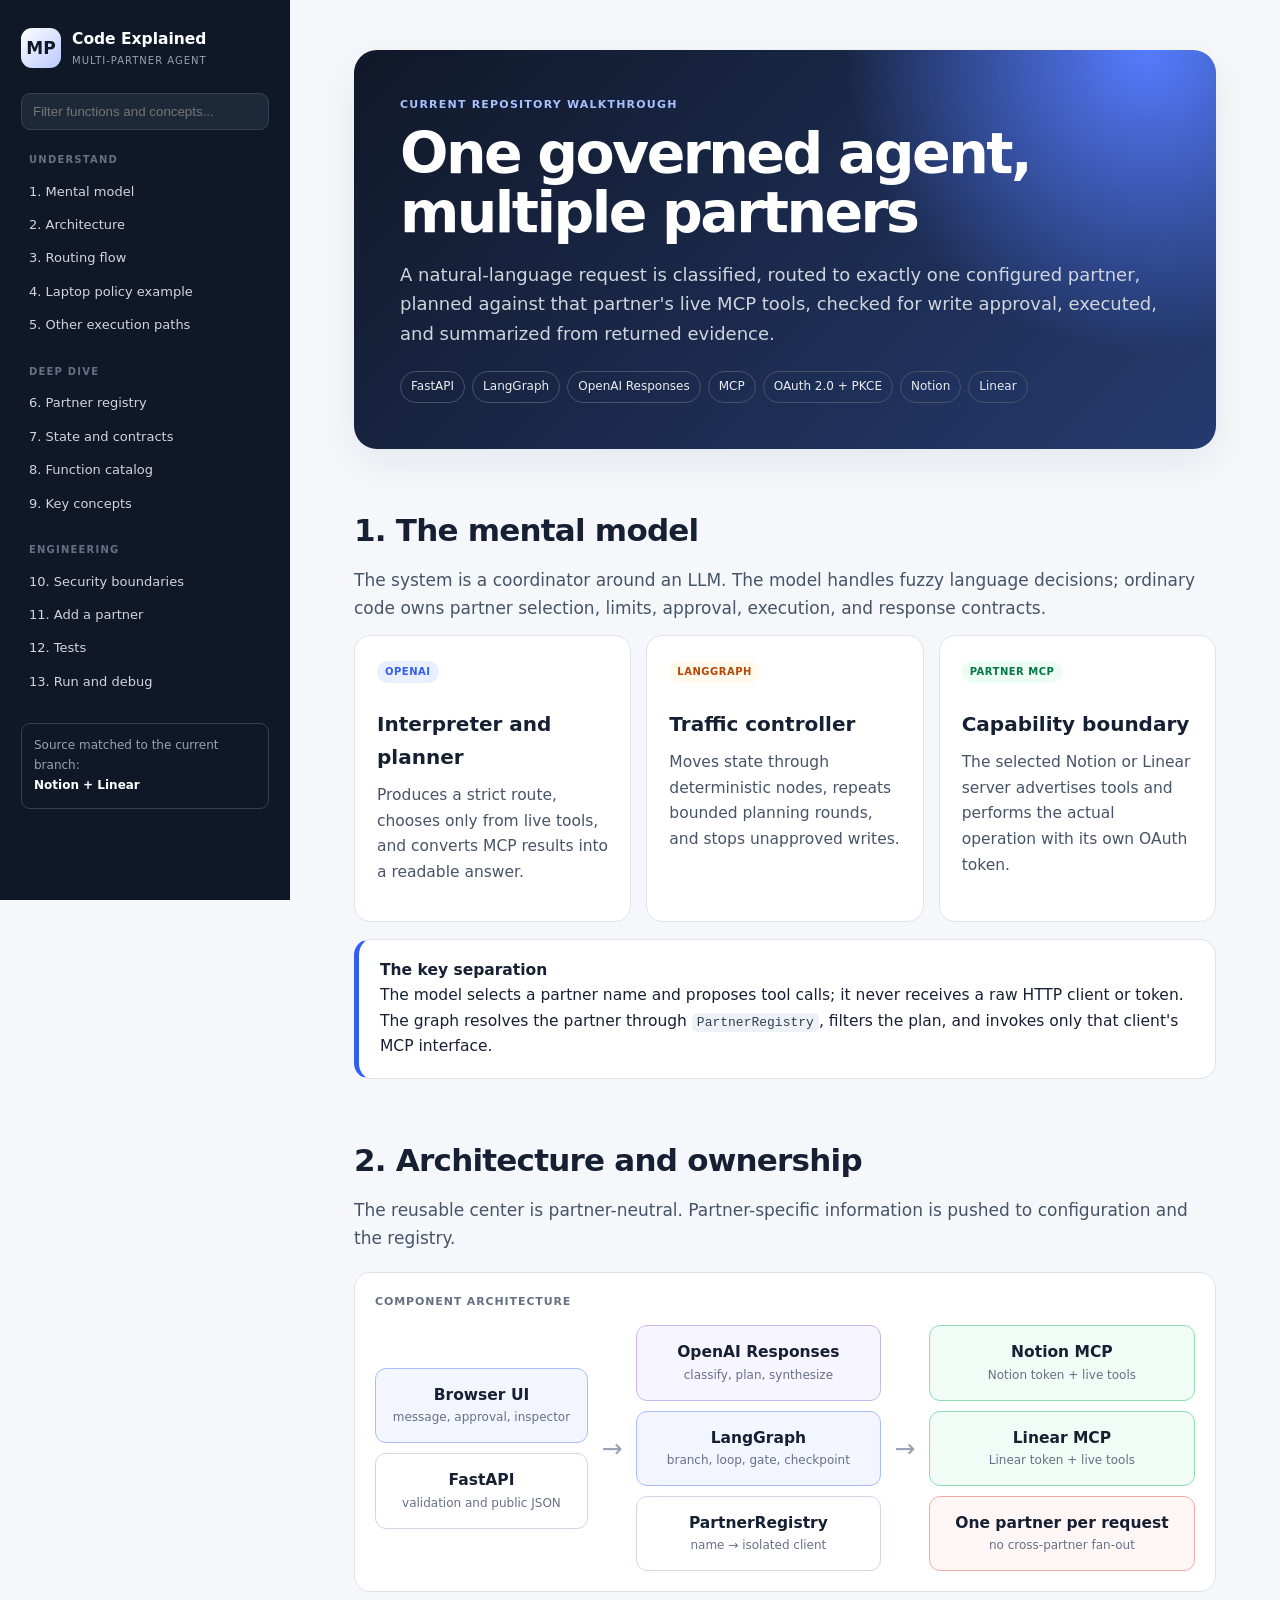
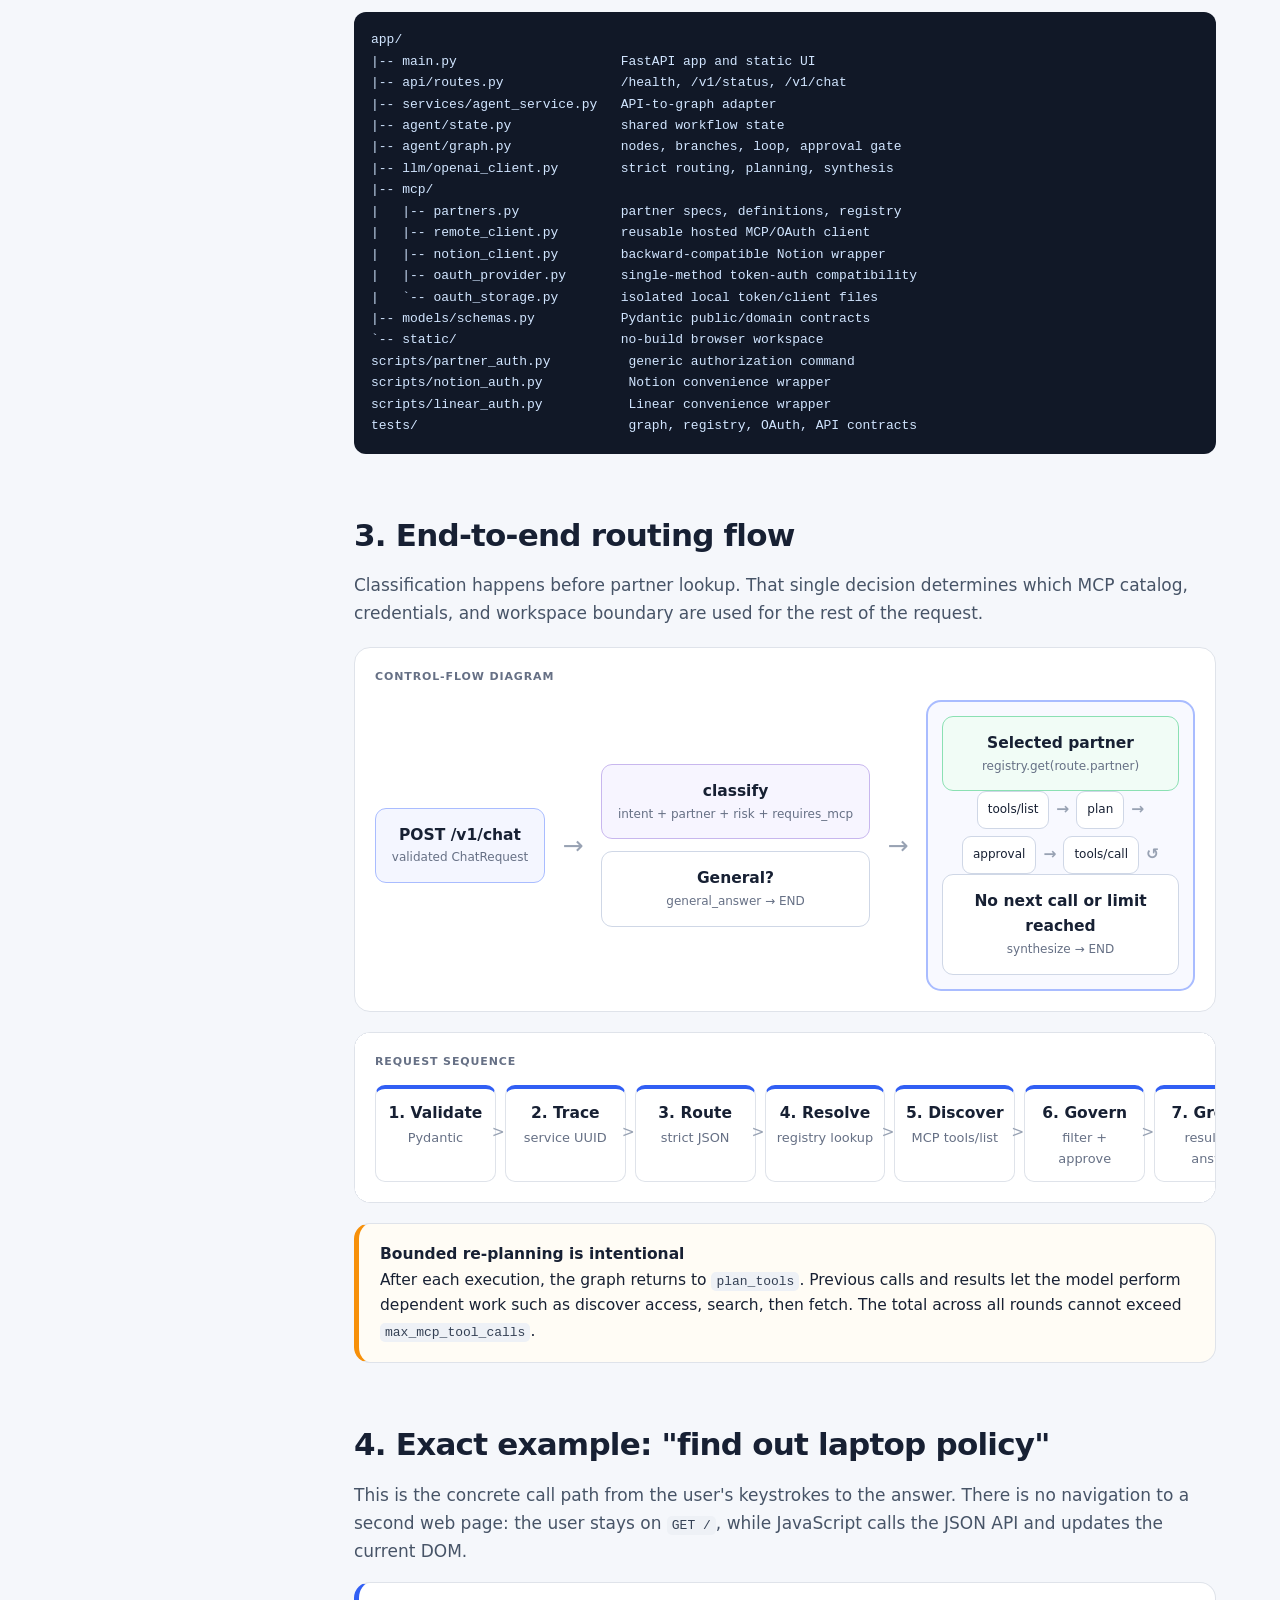
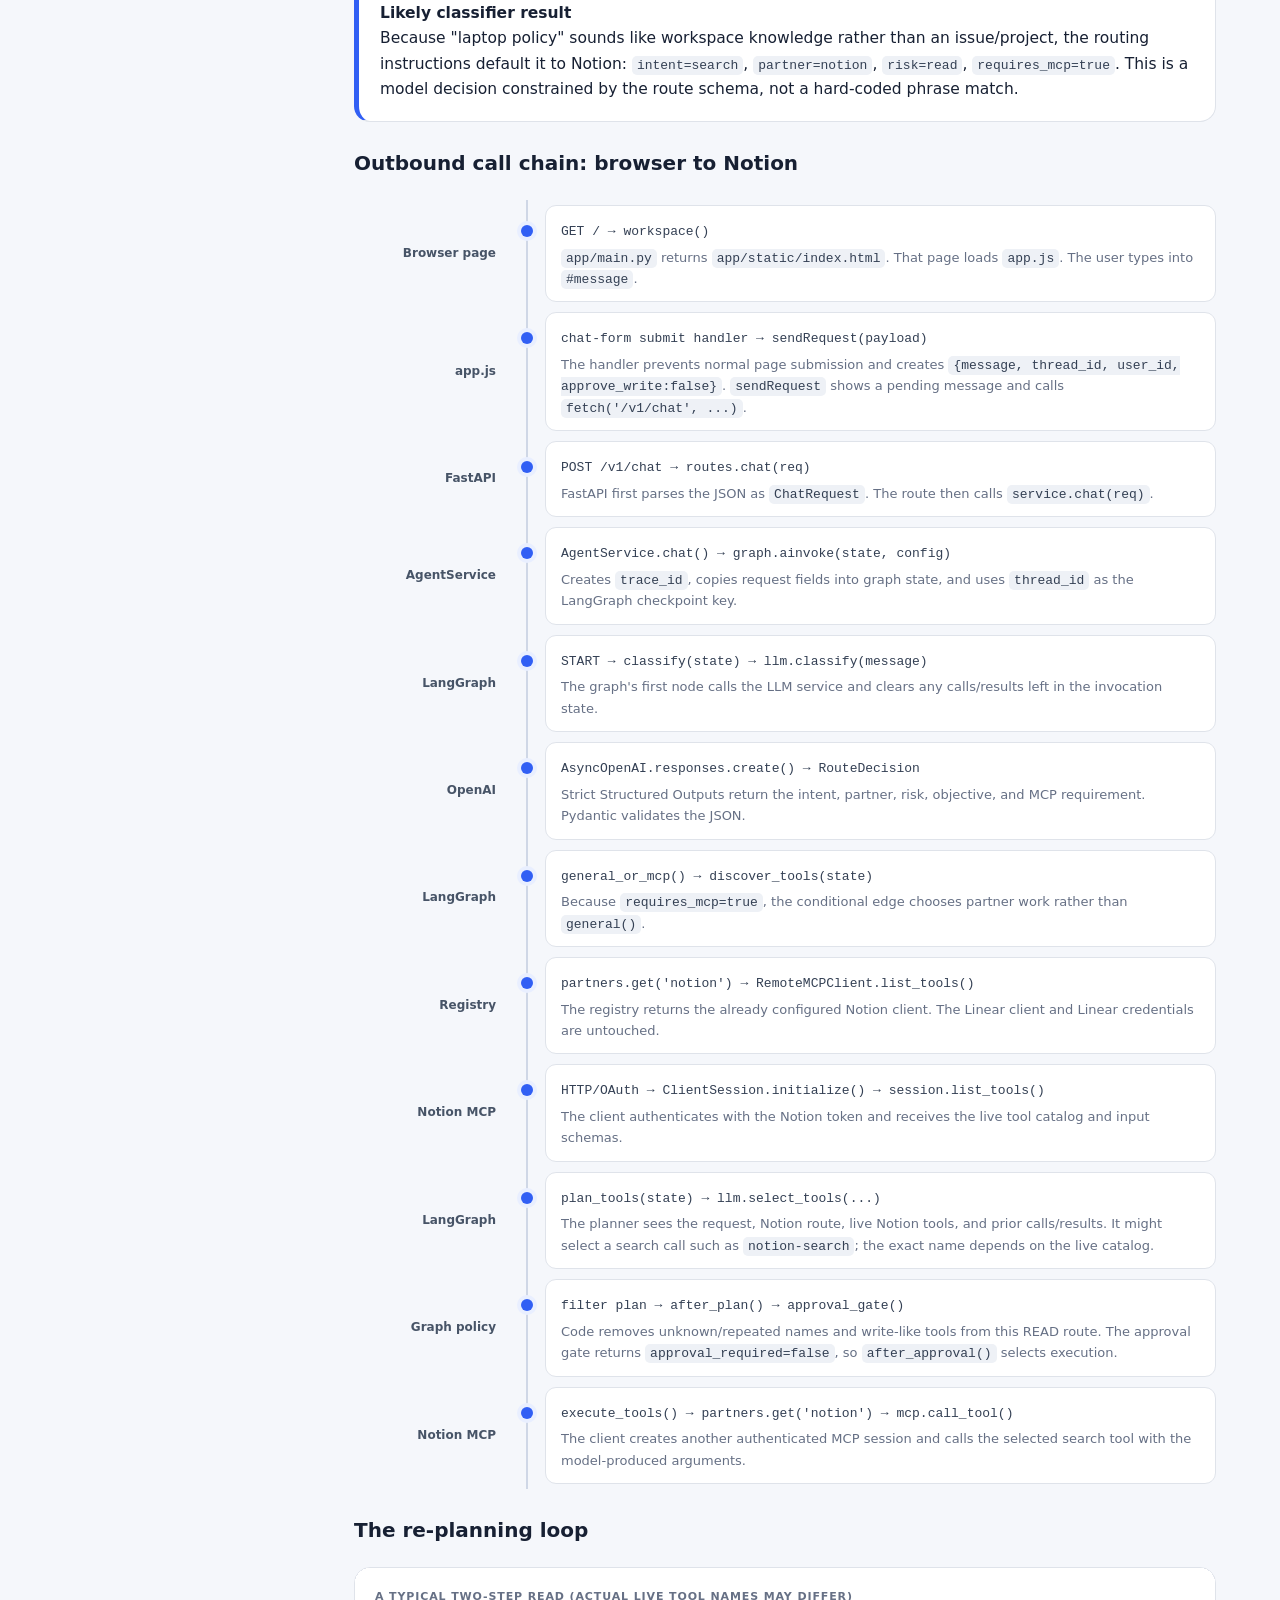
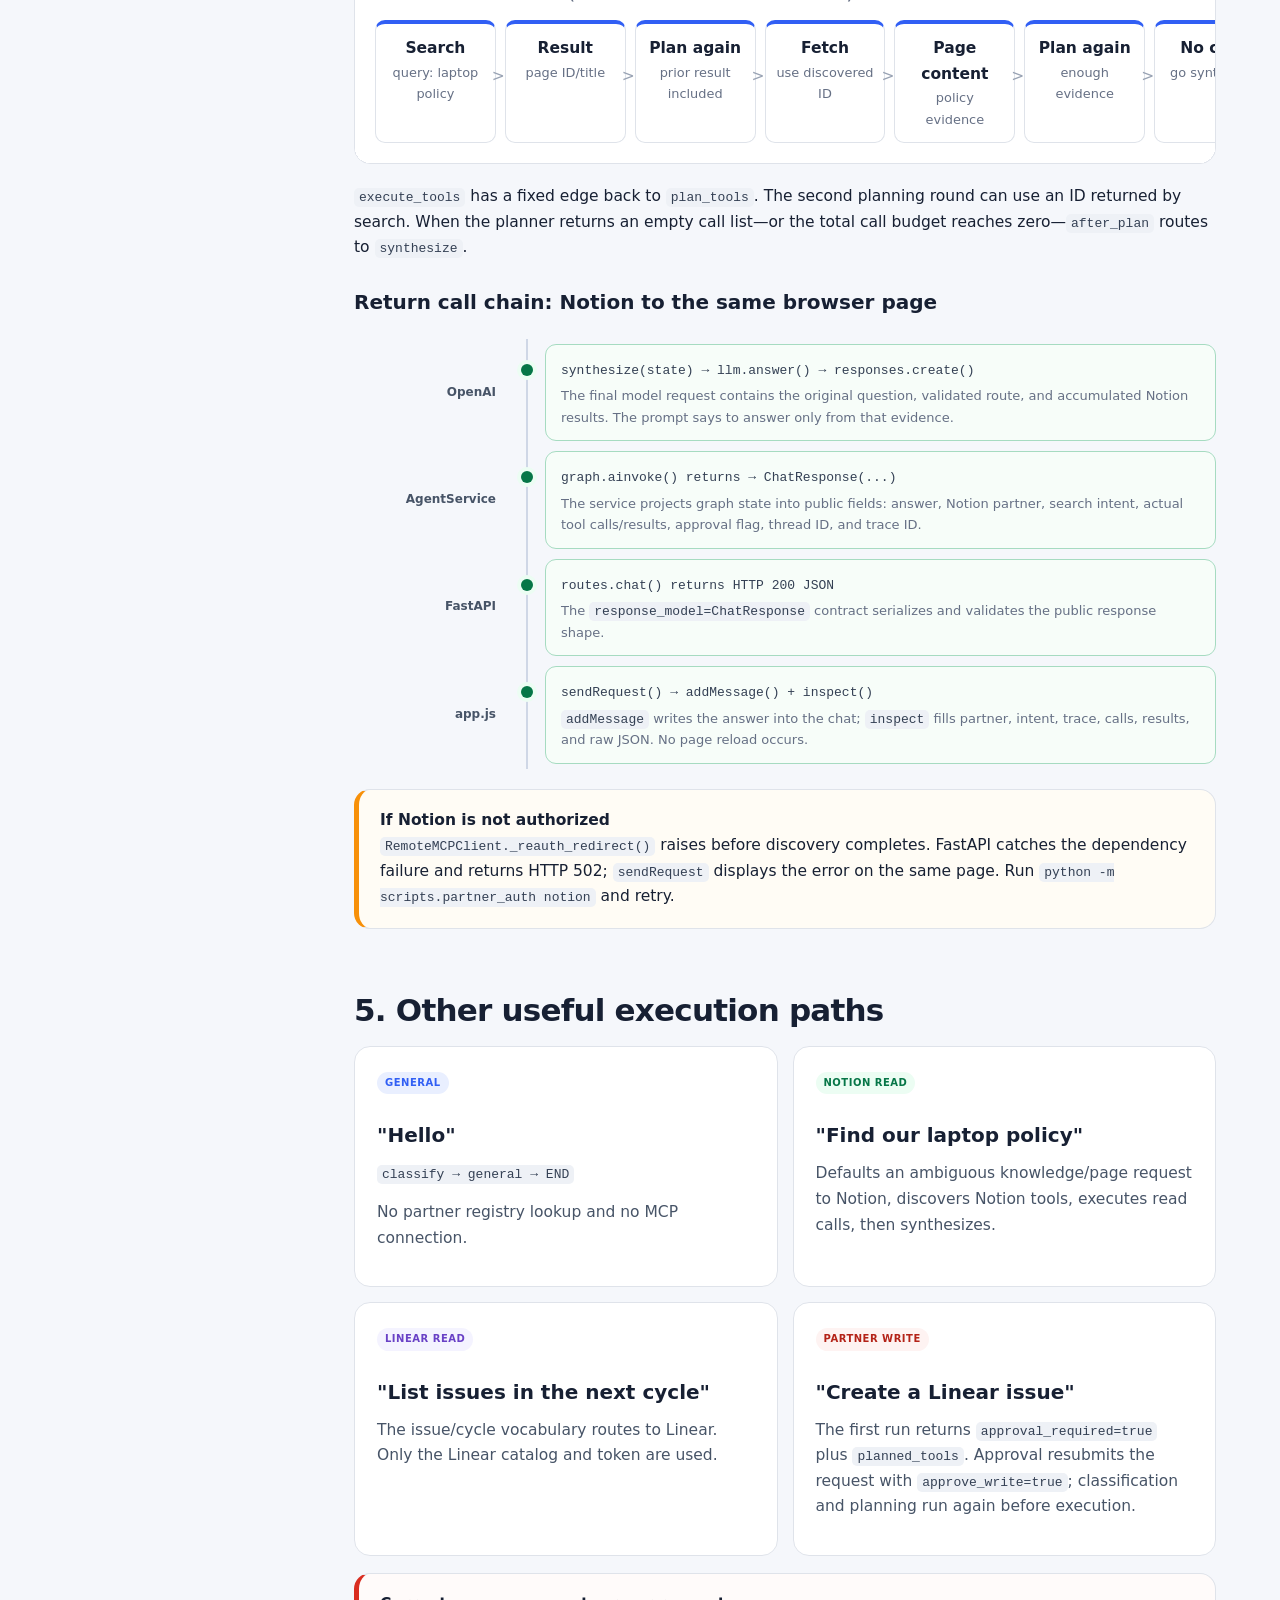
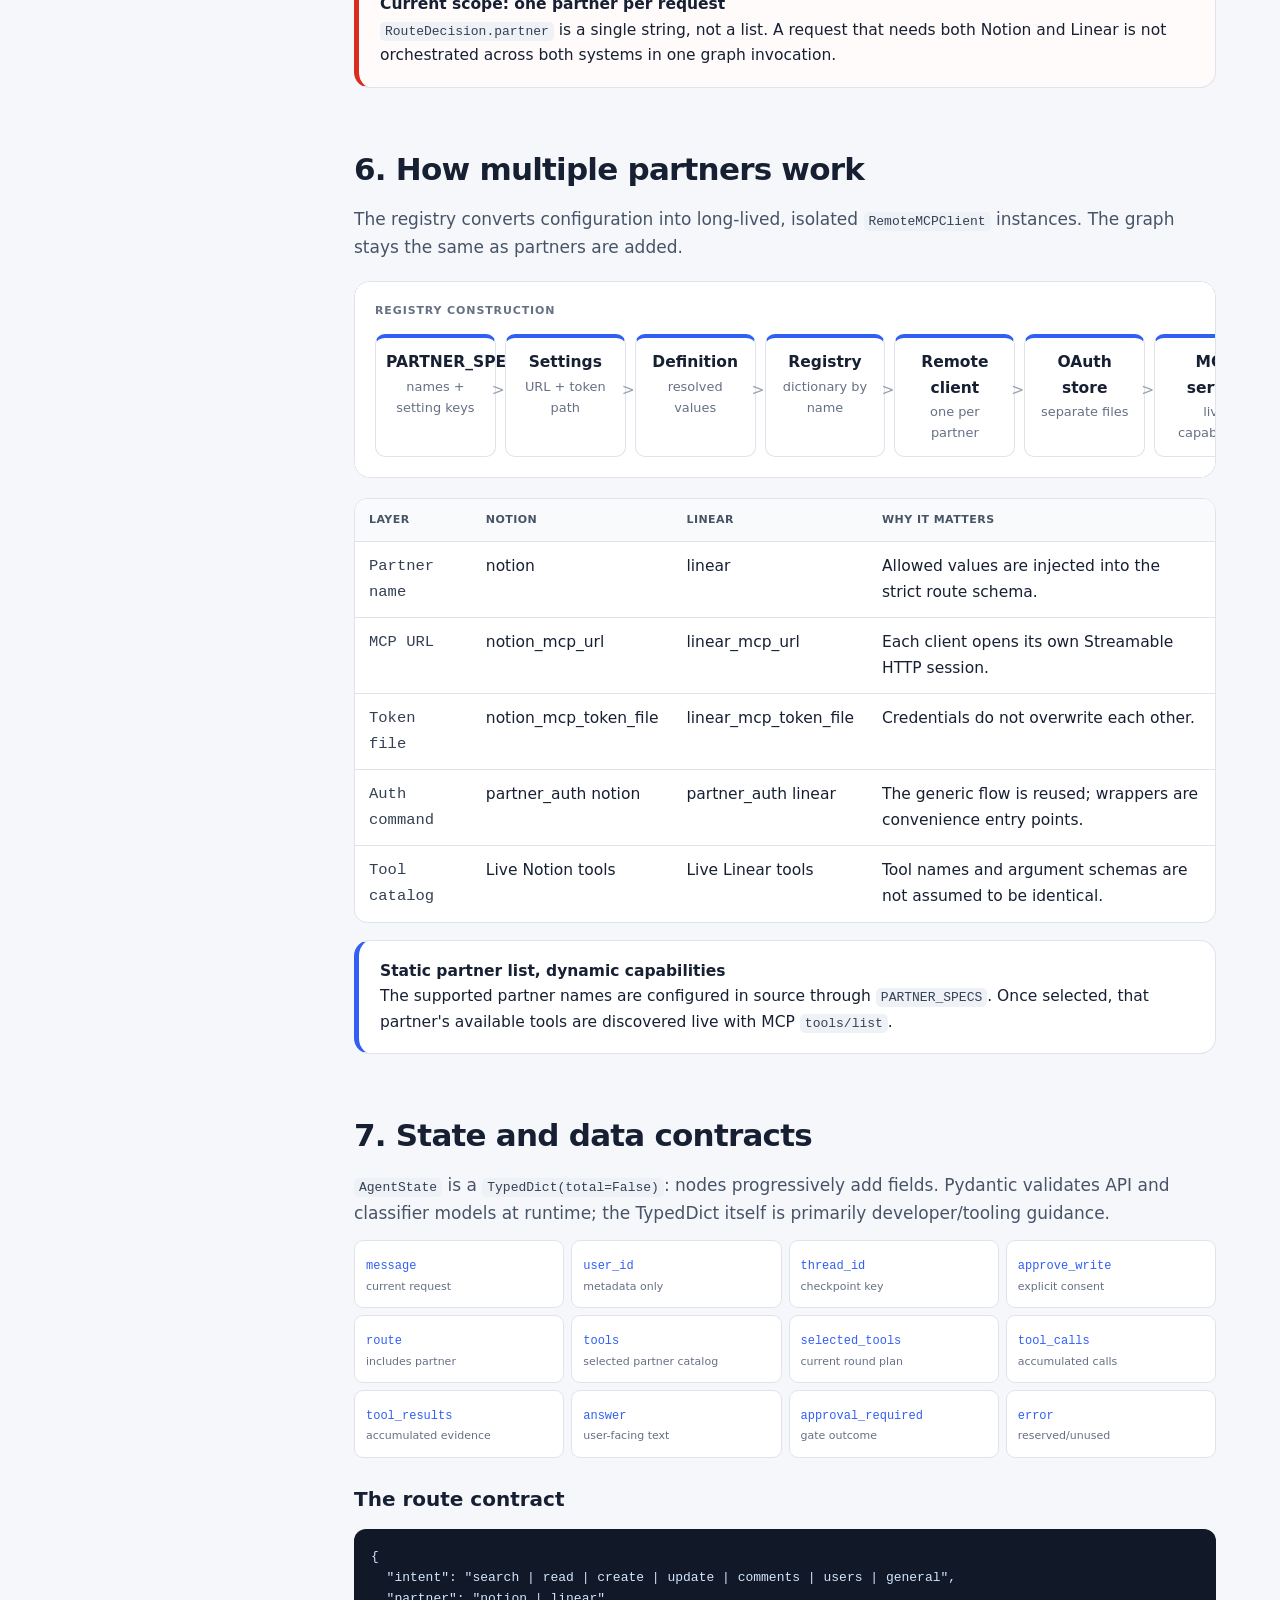
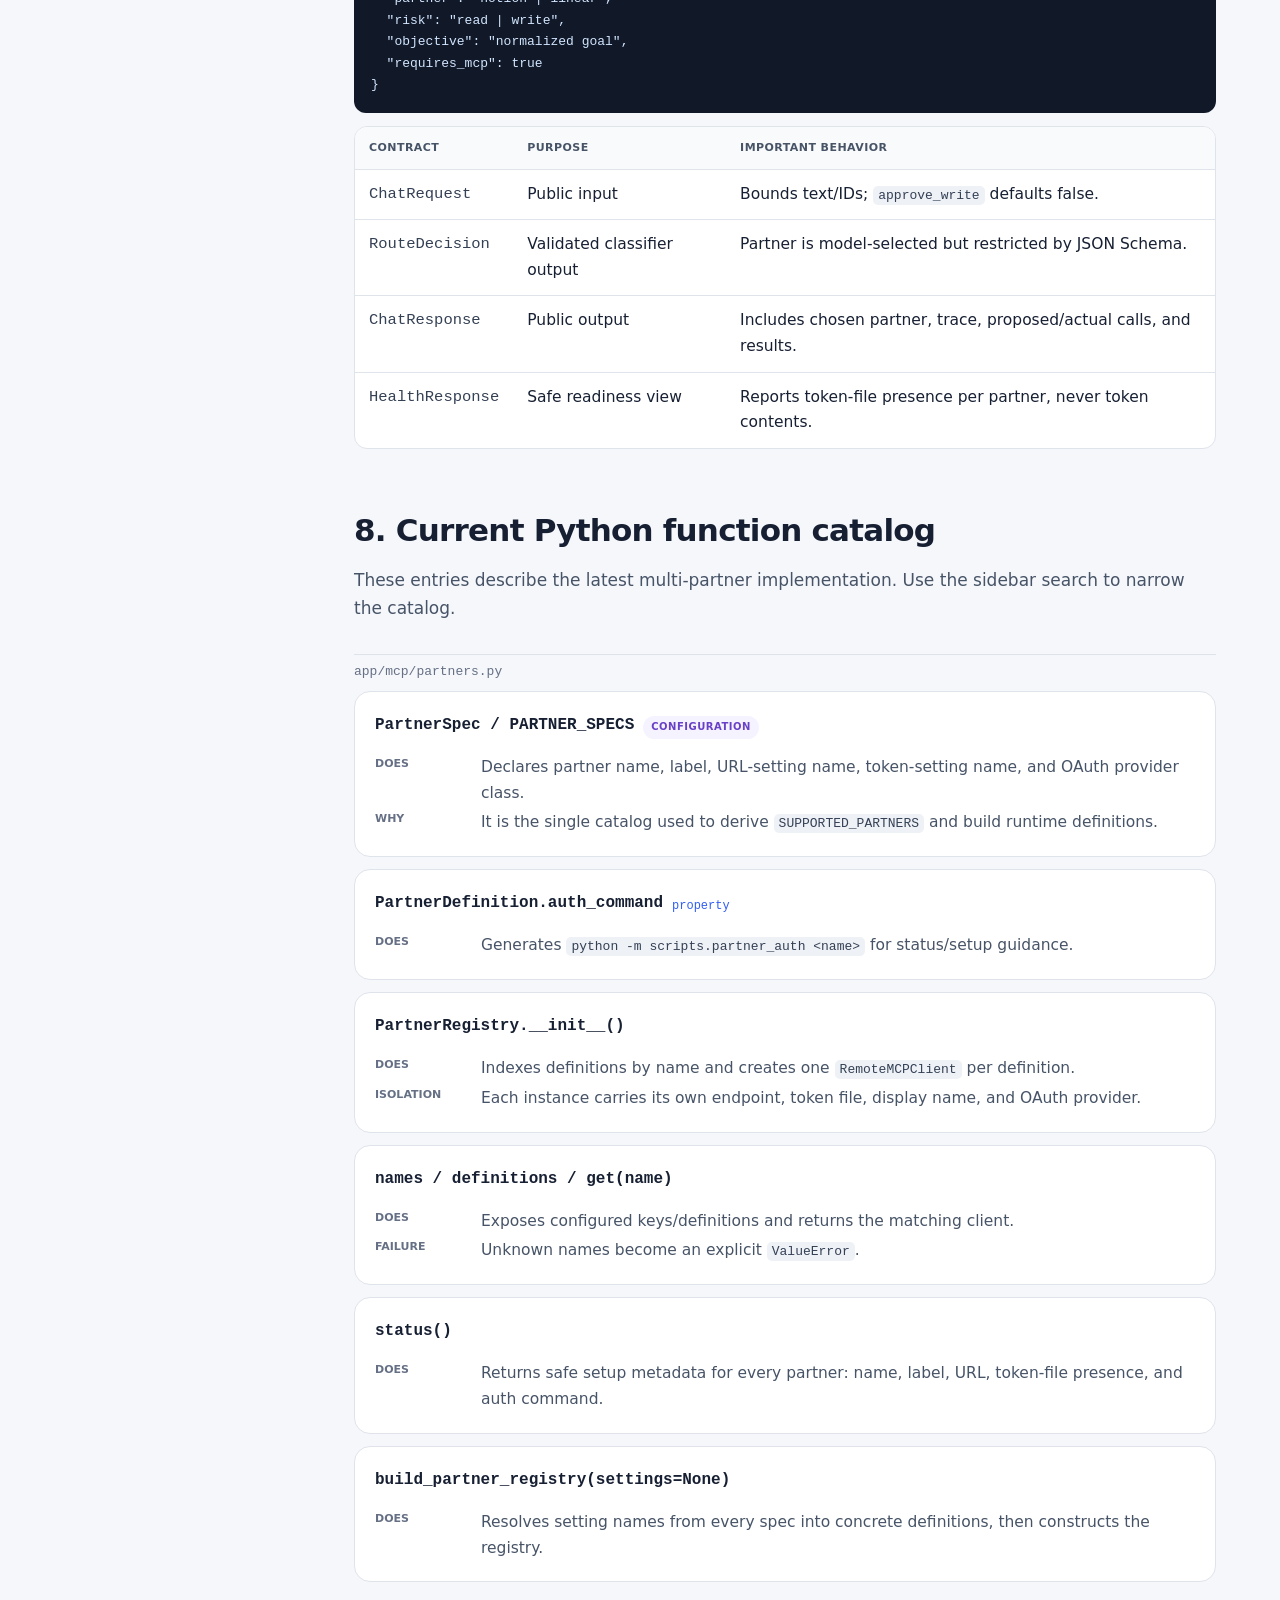
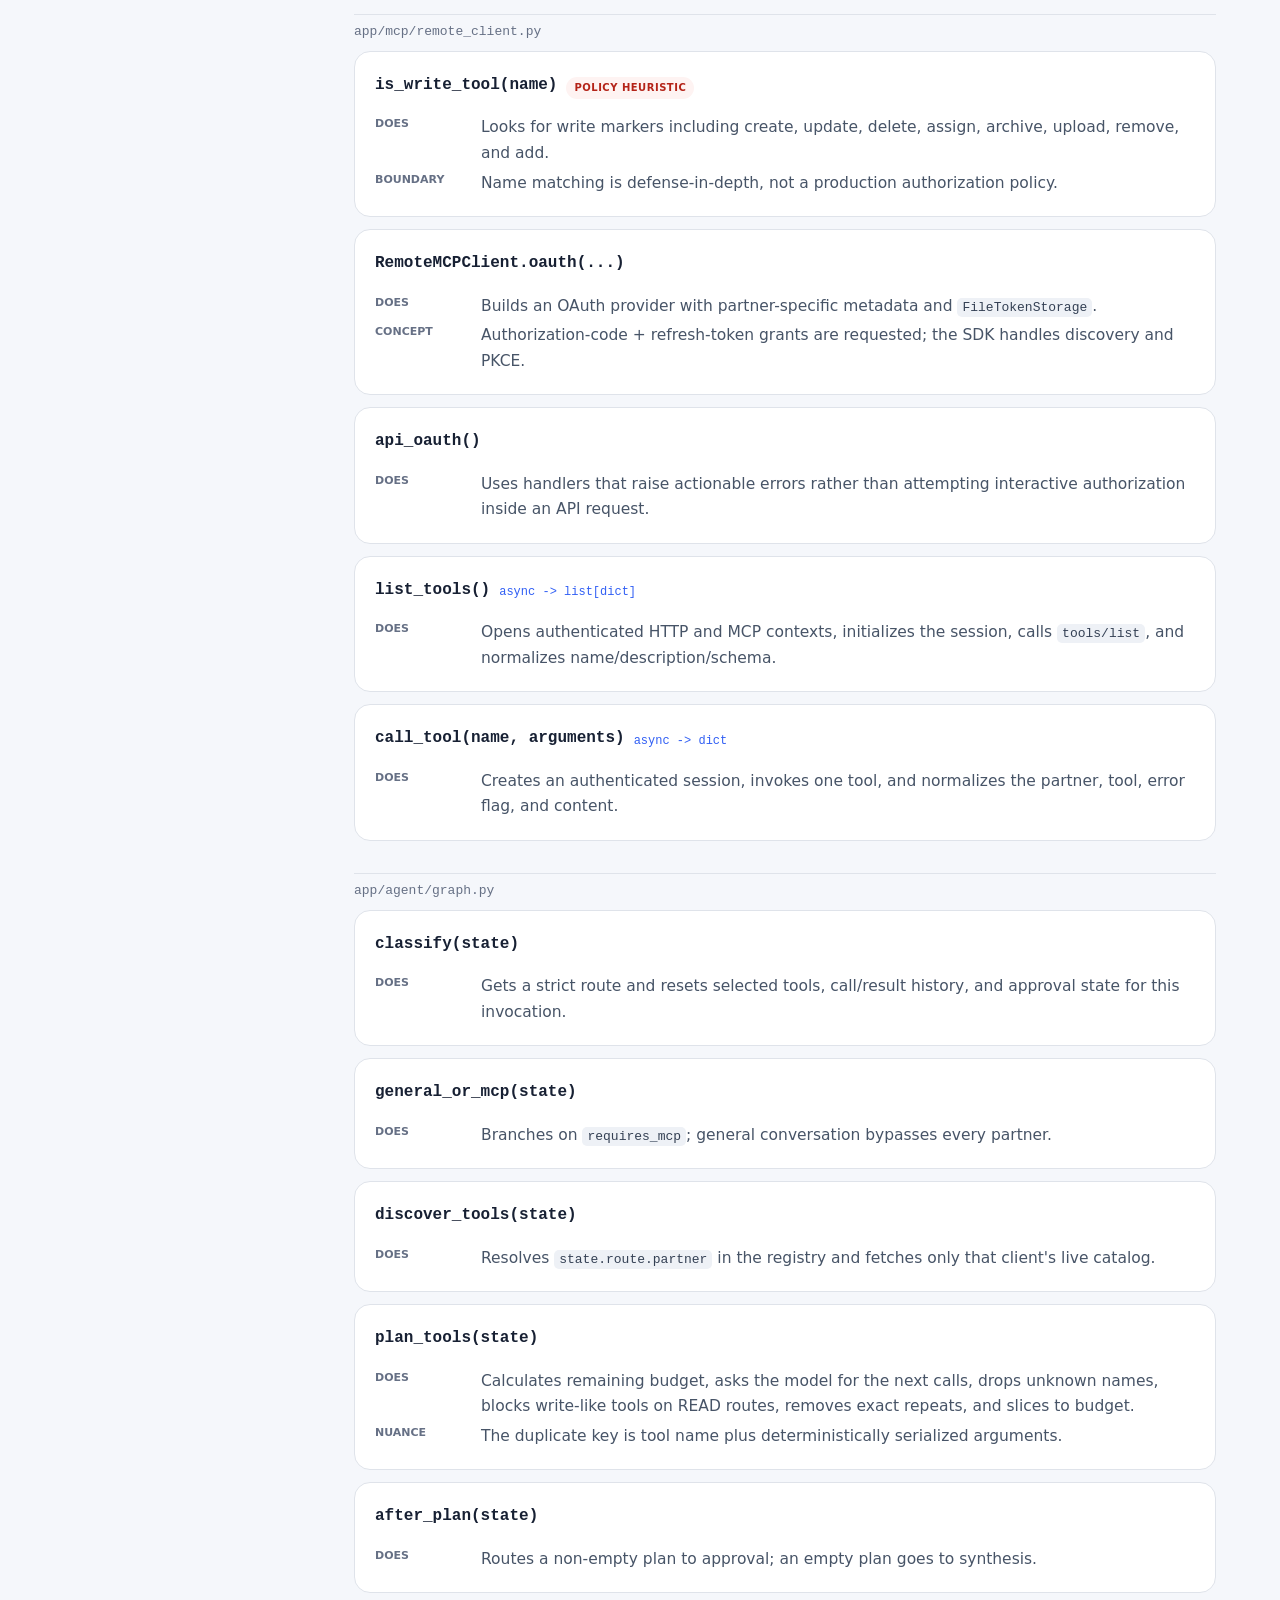
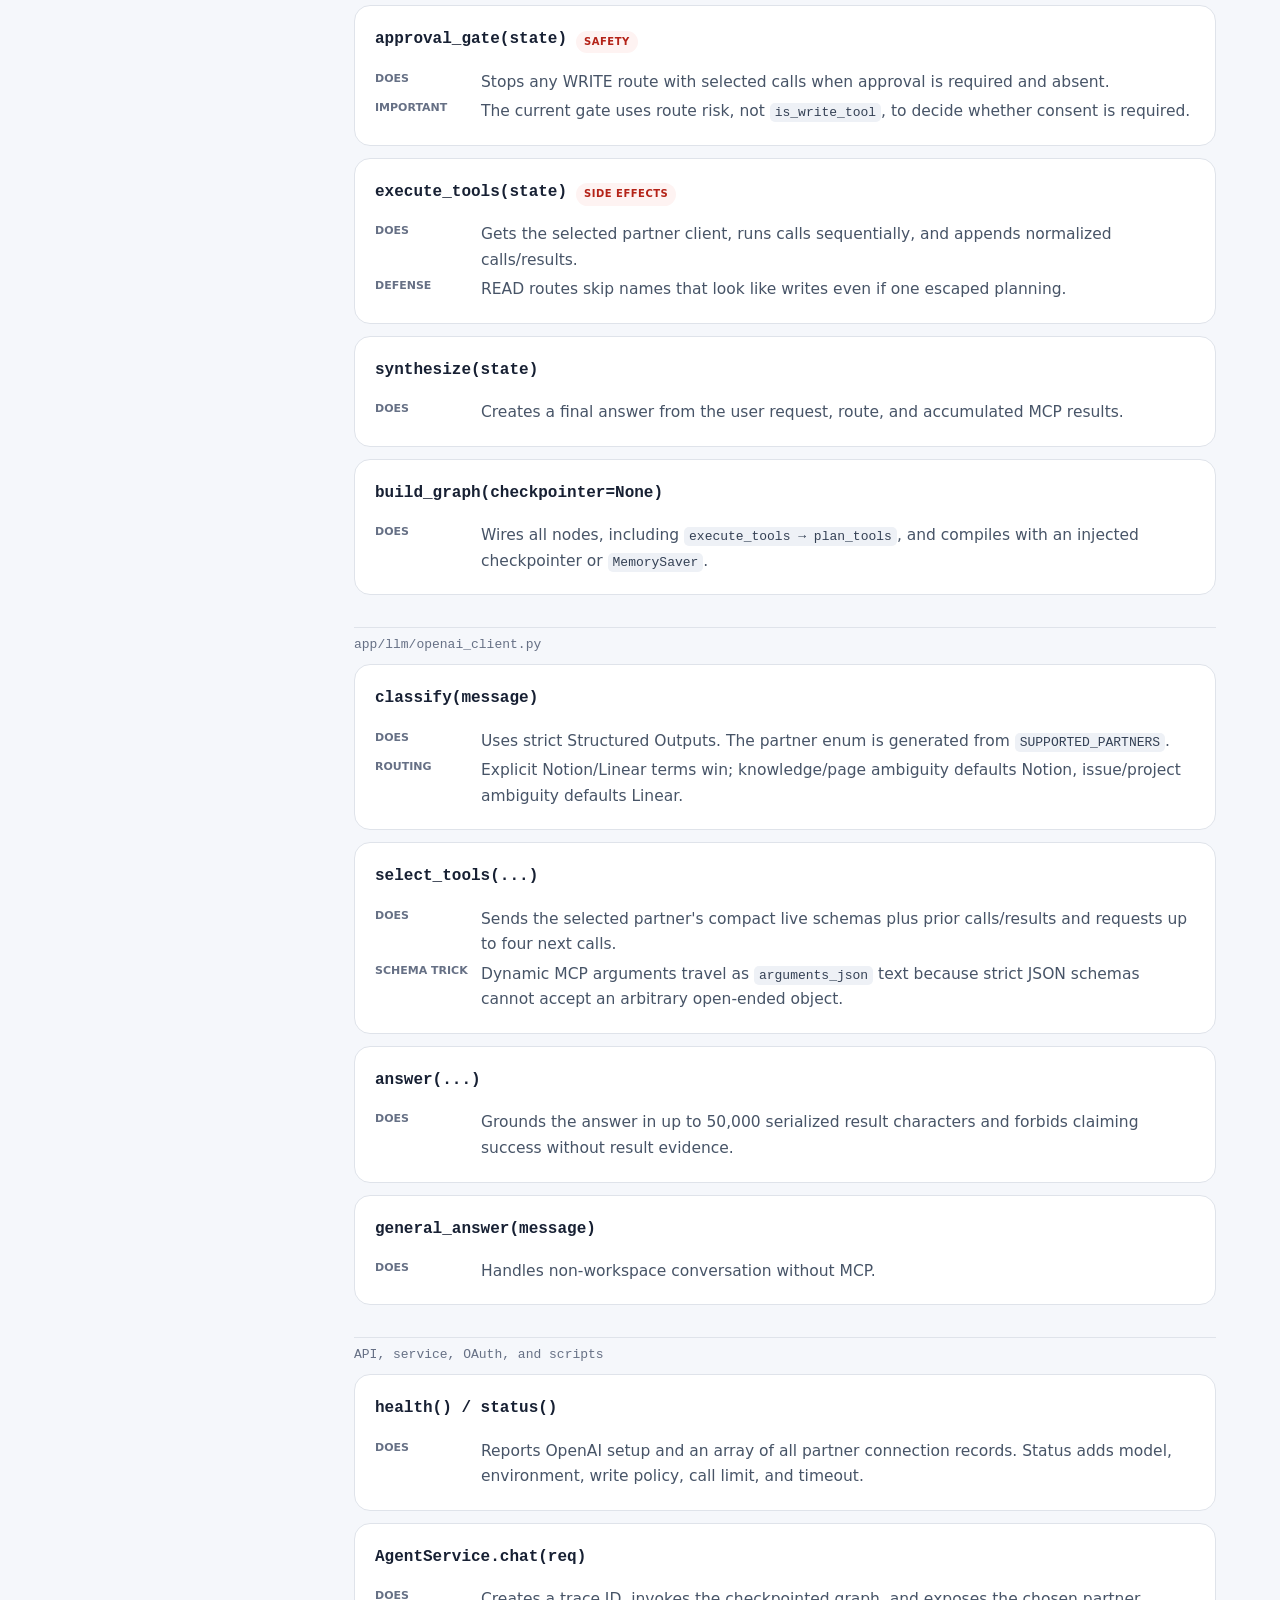
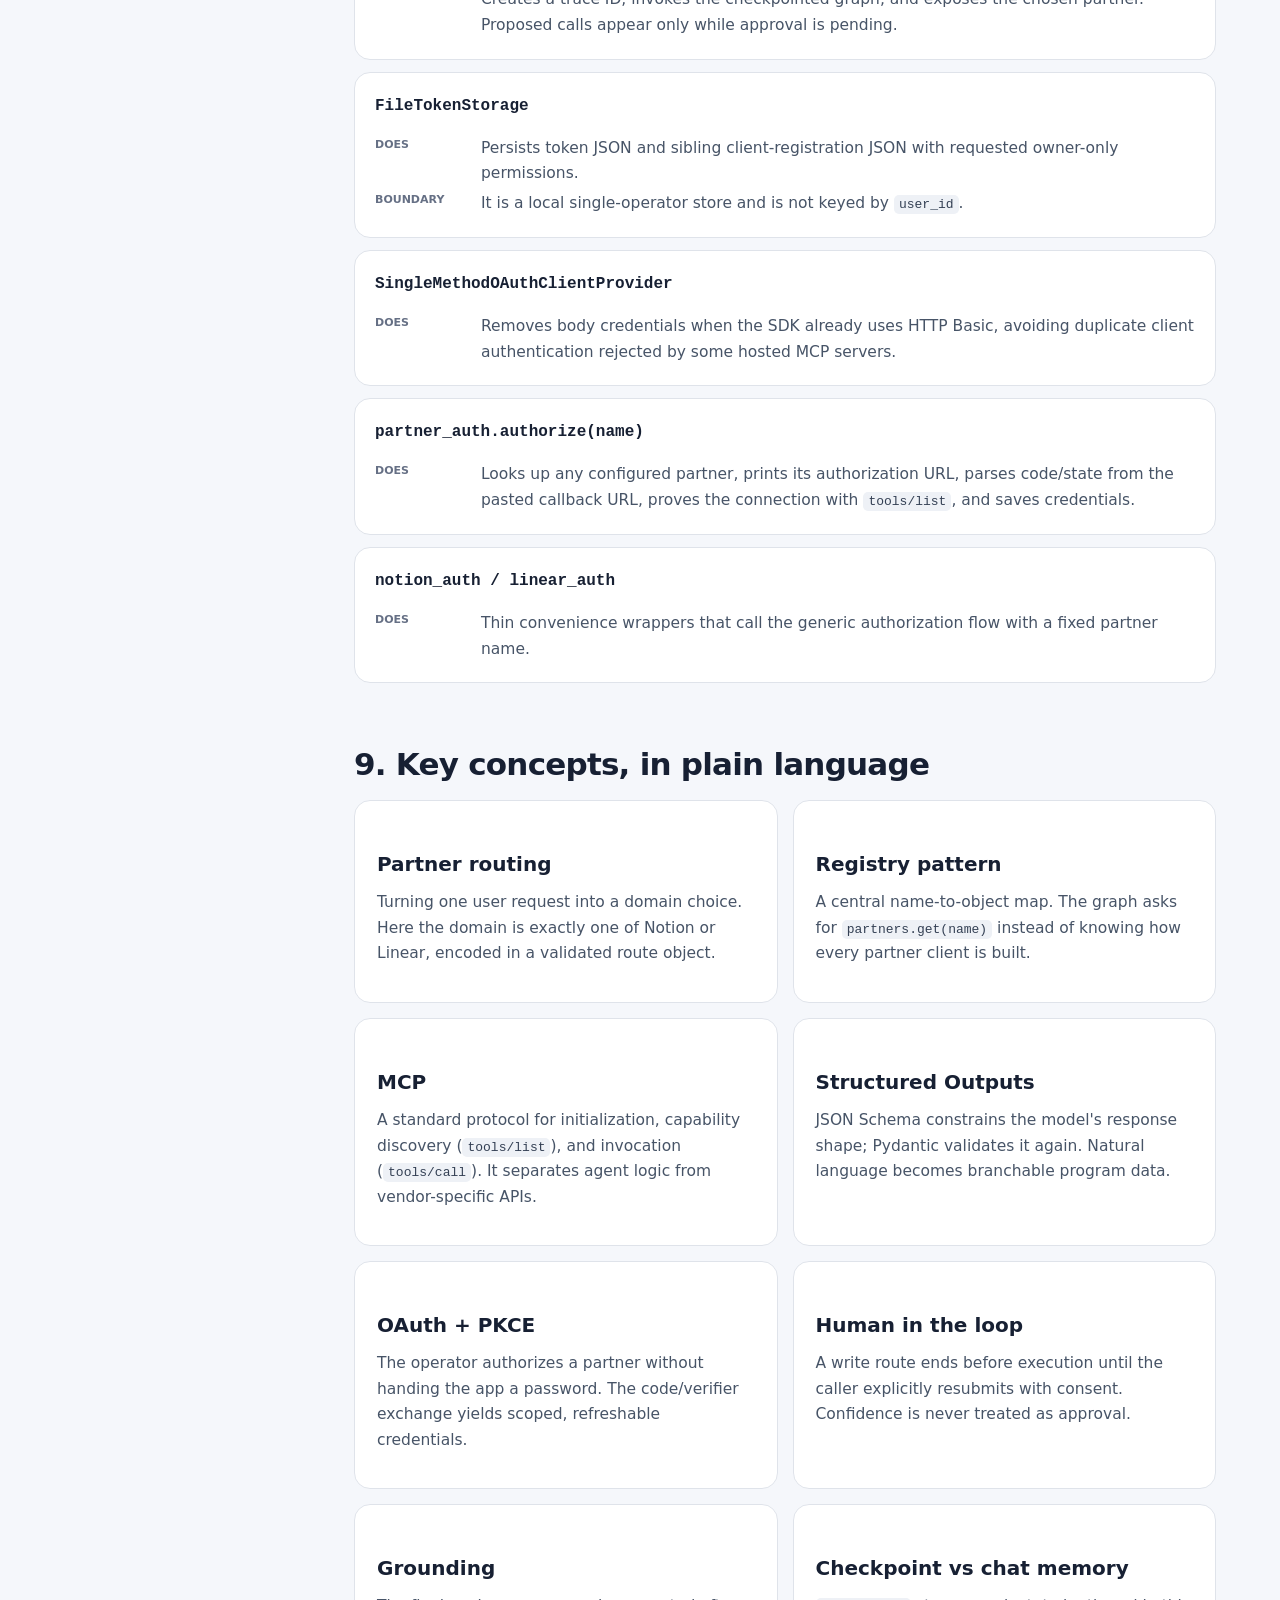
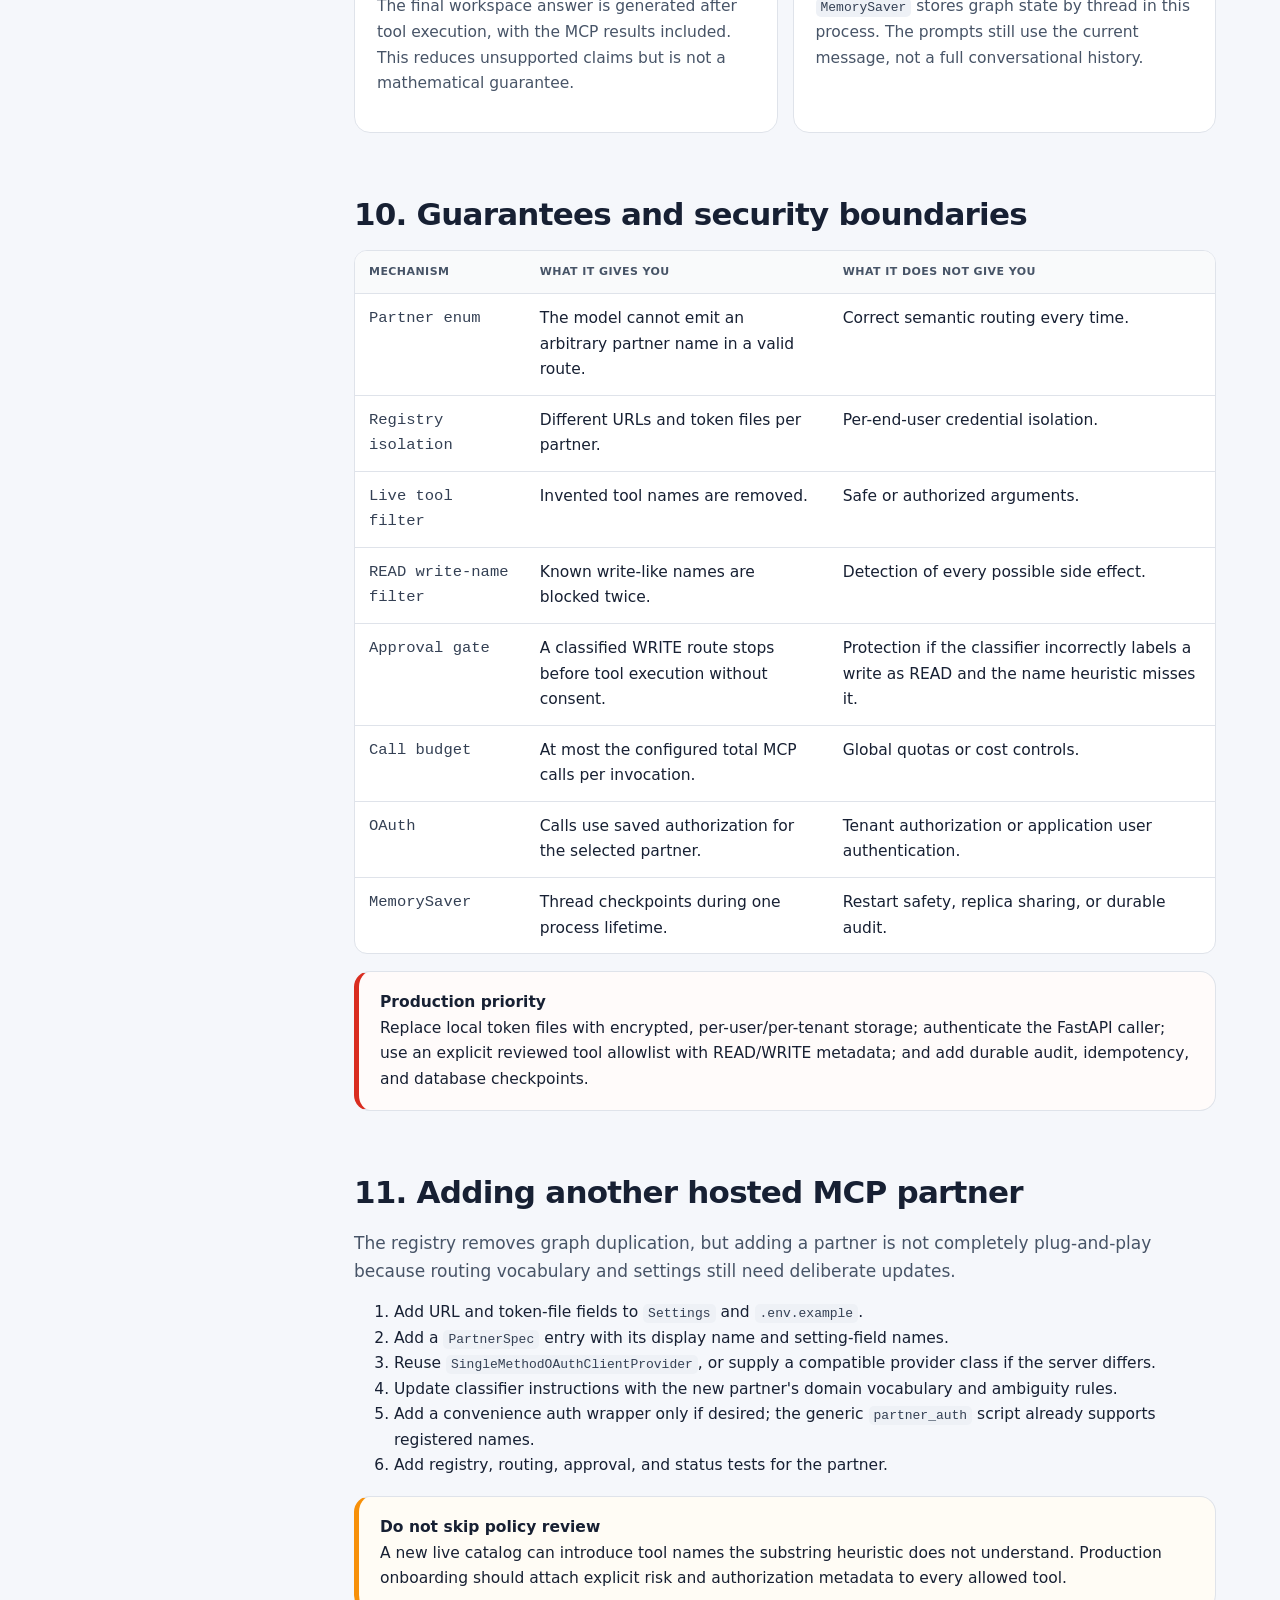
<file: CODE_EXPLAINED.html>
<!doctype html>
<html lang="en">
<head>
  <meta charset="utf-8">
  <meta name="viewport" content="width=device-width,initial-scale=1">
  <title>Multi-Partner Agent - Code Explained</title>
  <style>
    :root{--bg:#f5f7fb;--paper:#fff;--ink:#172033;--muted:#667085;--line:#dfe3ea;--nav:#101828;--blue:#315ff4;--blue2:#e9efff;--green:#067647;--green2:#ecfdf3;--amber:#b54708;--amber2:#fffaeb;--red:#b42318;--red2:#fef3f2;--purple:#6941c6;--purple2:#f4f3ff;--code:#111827;--shadow:0 14px 40px #10182812;--r:16px}
    *{box-sizing:border-box}html{scroll-behavior:smooth;scroll-padding-top:22px}body{margin:0;background:var(--bg);color:var(--ink);font:15.5px/1.65 Inter,system-ui,"Segoe UI",sans-serif}.layout{display:grid;grid-template-columns:290px minmax(0,1fr);min-height:100vh}.side{position:sticky;top:0;height:100vh;overflow:auto;background:var(--nav);color:#fff;padding:27px 21px}.brand{display:flex;gap:11px;align-items:center;margin-bottom:24px}.mark{display:grid;place-items:center;width:40px;height:40px;border-radius:11px;background:linear-gradient(135deg,#fff,#b9c8ff);color:#101828;font-weight:900;font-size:17px}.brand b,.brand small{display:block}.brand small{color:#98a2b3;font-size:10px;letter-spacing:.1em}.search{width:100%;padding:10px 11px;border:1px solid #344054;border-radius:9px;background:#1d2939;color:#fff}.nav-title{margin:22px 8px 6px;color:#667085;font-size:10px;font-weight:800;letter-spacing:.12em}.side a{display:block;padding:6px 8px;color:#d0d5dd;text-decoration:none;border-radius:7px;font-size:13px}.side a:hover{background:#1d2939;color:#fff}.verified{margin-top:25px;padding:12px;border:1px solid #344054;border-radius:9px;color:#98a2b3;font-size:12px}.main{min-width:0;padding:50px clamp(22px,5vw,74px) 90px}.content{max-width:1120px;margin:auto}.hero{padding:46px;border-radius:23px;color:#fff;background:radial-gradient(circle at 92% 0,#557cff 0,transparent 34%),linear-gradient(135deg,#101828,#253b70);box-shadow:var(--shadow)}.hero h1{font-size:clamp(36px,5vw,57px);line-height:1.04;letter-spacing:-.045em;margin:10px 0 17px}.hero p{max-width:810px;color:#d0d5dd;font-size:18px}.eyebrow{text-transform:uppercase;letter-spacing:.11em;font-weight:800;font-size:11px;color:#a9c0ff}.chips{display:flex;flex-wrap:wrap;gap:7px;margin-top:22px}.chip{padding:5px 10px;border:1px solid #475467;border-radius:99px;color:#eaecf0;font-size:12px}section{margin-top:56px}h2{font-size:31px;letter-spacing:-.025em;margin:0 0 10px}h3{font-size:20px;margin:25px 0 9px}h4{font-size:16px;margin:0 0 5px}p{margin:7px 0 13px}.lead{font-size:17px;color:#475467;max-width:890px}.grid{display:grid;grid-template-columns:repeat(2,minmax(0,1fr));gap:15px}.grid.three{grid-template-columns:repeat(3,minmax(0,1fr))}.card,.fn,.callout{background:#fff;border:1px solid var(--line);border-radius:var(--r)}.card{padding:22px}.card p{color:#475467}.badge{display:inline-block;padding:3px 8px;border-radius:99px;background:var(--blue2);color:var(--blue);font-size:10px;font-weight:800;text-transform:uppercase;letter-spacing:.05em}.green{background:var(--green2);color:var(--green)}.amber{background:var(--amber2);color:var(--amber)}.red{background:var(--red2);color:var(--red)}.purple{background:var(--purple2);color:var(--purple)}code{font:13px ui-monospace,Consolas,monospace;background:#eef1f6;border-radius:5px;padding:2px 5px;color:#344054}pre{margin:13px 0;background:var(--code);color:#d1e5ff;border-radius:12px;padding:17px;overflow:auto;font:13px/1.65 ui-monospace,Consolas,monospace}.callout{padding:18px 21px;border-left:5px solid var(--blue);margin:17px 0}.callout.warn{border-left-color:#f79009;background:#fffcf5}.callout.danger{border-left-color:#d92d20;background:#fffbfa}.callout strong{display:block}.diagram{margin:20px 0;padding:20px;background:#fff;border:1px solid var(--line);border-radius:16px;overflow:auto}.diagram-title{font-size:11px;font-weight:800;letter-spacing:.08em;text-transform:uppercase;color:#667085;margin-bottom:14px}.arch{display:grid;grid-template-columns:1fr 48px 1.15fr 48px 1.25fr;align-items:center;min-width:800px}.stack{display:grid;gap:10px}.box{padding:14px;border:1px solid #cfd7e6;border-radius:11px;background:#fff;text-align:center}.box b,.box span{display:block}.box span{font-size:12px;color:var(--muted)}.box.blue{border-color:#a9bcff;background:#f4f6ff}.box.green{border-color:#8be0b3;background:#f1fcf6;color:var(--ink)}.box.purple{border-color:#c8b7ee;background:#f7f5ff;color:var(--ink)}.box.red{border-color:#f4aaa3;background:#fff7f6;color:var(--ink)}.arr{text-align:center;color:#98a2b3;font-size:25px}.route-diagram{display:grid;grid-template-columns:170px 48px minmax(220px,1fr) 48px minmax(210px,1fr);align-items:center;gap:4px;min-width:800px}.fork{display:grid;gap:12px}.loop{border:2px solid #a9bcff;border-radius:15px;padding:14px;background:#f8f9ff}.loop .mini{display:flex;align-items:center;justify-content:center;gap:7px;flex-wrap:wrap}.pill{padding:8px 10px;border:1px solid #cfd7e6;border-radius:9px;background:#fff;font-size:12px}.arrow{color:#98a2b3;font-weight:800}.sequence{display:grid;grid-template-columns:repeat(7,minmax(110px,1fr));gap:9px;min-width:900px}.seq{position:relative;padding:12px 10px;border:1px solid var(--line);border-top:4px solid var(--blue);border-radius:10px;text-align:center;background:#fff}.seq:not(:last-child):after{content:'>';position:absolute;right:-10px;top:34%;color:#98a2b3}.seq b,.seq small{display:block}.seq small{color:var(--muted)}.trace{display:grid;gap:0;margin:20px 0}.trace-row{display:grid;grid-template-columns:155px 36px minmax(0,1fr);align-items:stretch}.trace-owner{display:flex;align-items:center;justify-content:flex-end;padding:11px 13px;color:#475467;font-size:12px;font-weight:800;text-align:right}.trace-line{position:relative}.trace-line:before{content:'';position:absolute;left:17px;top:0;bottom:0;border-left:2px solid #cfd7e6}.trace-line:after{content:'';position:absolute;left:12px;top:25px;width:12px;height:12px;border-radius:50%;background:var(--blue);box-shadow:0 0 0 4px #e9efff}.trace-call{margin:5px 0;padding:12px 15px;background:#fff;border:1px solid var(--line);border-radius:11px}.trace-call b{font:13px ui-monospace,Consolas,monospace;color:#344054}.trace-call p{margin:3px 0 0;color:#667085;font-size:13px}.trace-return .trace-line:after{background:var(--green);box-shadow:0 0 0 4px var(--green2)}.trace-return .trace-call{border-color:#a6dbc1;background:#f7fdf9}.table-wrap{overflow:auto;border:1px solid var(--line);border-radius:13px;background:#fff}table{width:100%;border-collapse:collapse;min-width:700px}th,td{text-align:left;vertical-align:top;padding:12px 14px;border-bottom:1px solid var(--line)}th{background:#f9fafb;color:#475467;font-size:11px;text-transform:uppercase;letter-spacing:.04em}tr:last-child td{border:0}td:first-child{font-family:ui-monospace,Consolas,monospace;color:#344054}.fn-group{margin-top:32px;padding-top:9px;border-top:1px solid var(--line)}.file{font:13px ui-monospace,Consolas,monospace;color:#667085}.fn{padding:20px;margin:12px 0}.fn-head{display:flex;gap:9px;align-items:center;flex-wrap:wrap}.fn-head h4{font-family:ui-monospace,Consolas,monospace}.sig{color:var(--blue);font:12px ui-monospace,Consolas,monospace}.fn dl{display:grid;grid-template-columns:95px 1fr;gap:4px 11px;margin:12px 0 0}.fn dt{font-size:11px;font-weight:800;text-transform:uppercase;color:#667085}.fn dd{margin:0;color:#475467}.keys{display:grid;grid-template-columns:repeat(4,1fr);gap:7px}.key{padding:11px;background:#fff;border:1px solid var(--line);border-radius:9px}.key b{font:12px ui-monospace,Consolas,monospace;color:var(--blue)}.key span{display:block;color:#667085;font-size:11px}.hidden{display:none!important}.footer{margin-top:55px;padding-top:22px;border-top:1px solid var(--line);color:#667085}@media(max-width:930px){.layout{display:block}.side{position:relative;height:auto}.main{padding-top:25px}.grid.three{grid-template-columns:1fr 1fr}.keys{grid-template-columns:1fr 1fr}}@media(max-width:620px){.hero{padding:28px 23px}.grid,.grid.three{grid-template-columns:1fr}.fn dl{grid-template-columns:1fr}.trace-row{grid-template-columns:1fr}.trace-owner{justify-content:flex-start;padding-bottom:0;text-align:left}.trace-line{display:none}}@media print{.side{display:none}.layout{display:block}.main{padding:0}.card,.fn{break-inside:avoid}}
  </style>
</head>
<body><div class="layout">
<aside class="side">
  <div class="brand"><div class="mark">MP</div><div><b>Code Explained</b><small>MULTI-PARTNER AGENT</small></div></div>
  <input id="search" class="search" type="search" placeholder="Filter functions and concepts..." aria-label="Filter guide">
  <div class="nav-title">UNDERSTAND</div>
  <a href="#overview">1. Mental model</a><a href="#architecture">2. Architecture</a><a href="#routing">3. Routing flow</a><a href="#example">4. Laptop policy example</a><a href="#scenarios">5. Other execution paths</a>
  <div class="nav-title">DEEP DIVE</div>
  <a href="#registry">6. Partner registry</a><a href="#state">7. State and contracts</a><a href="#functions">8. Function catalog</a><a href="#concepts">9. Key concepts</a>
  <div class="nav-title">ENGINEERING</div>
  <a href="#security">10. Security boundaries</a><a href="#extend">11. Add a partner</a><a href="#tests">12. Tests</a><a href="#run">13. Run and debug</a>
  <div class="verified">Source matched to the current branch:<br><b style="color:#fff">Notion + Linear</b></div>
</aside>
<main class="main" id="top"><div class="content">
<header class="hero"><div class="eyebrow">Current repository walkthrough</div><h1>One governed agent, multiple partners</h1><p>A natural-language request is classified, routed to exactly one configured partner, planned against that partner's live MCP tools, checked for write approval, executed, and summarized from returned evidence.</p><div class="chips"><span class="chip">FastAPI</span><span class="chip">LangGraph</span><span class="chip">OpenAI Responses</span><span class="chip">MCP</span><span class="chip">OAuth 2.0 + PKCE</span><span class="chip">Notion</span><span class="chip">Linear</span></div></header>

<section id="overview" class="searchable"><h2>1. The mental model</h2><p class="lead">The system is a coordinator around an LLM. The model handles fuzzy language decisions; ordinary code owns partner selection, limits, approval, execution, and response contracts.</p>
<div class="grid three"><article class="card"><span class="badge">OpenAI</span><h3>Interpreter and planner</h3><p>Produces a strict route, chooses only from live tools, and converts MCP results into a readable answer.</p></article><article class="card"><span class="badge amber">LangGraph</span><h3>Traffic controller</h3><p>Moves state through deterministic nodes, repeats bounded planning rounds, and stops unapproved writes.</p></article><article class="card"><span class="badge green">Partner MCP</span><h3>Capability boundary</h3><p>The selected Notion or Linear server advertises tools and performs the actual operation with its own OAuth token.</p></article></div>
<div class="callout"><strong>The key separation</strong>The model selects a partner name and proposes tool calls; it never receives a raw HTTP client or token. The graph resolves the partner through <code>PartnerRegistry</code>, filters the plan, and invokes only that client's MCP interface.</div></section>

<section id="architecture" class="searchable"><h2>2. Architecture and ownership</h2><p class="lead">The reusable center is partner-neutral. Partner-specific information is pushed to configuration and the registry.</p>
<div class="diagram"><div class="diagram-title">Component architecture</div><div class="arch">
  <div class="stack"><div class="box blue"><b>Browser UI</b><span>message, approval, inspector</span></div><div class="box"><b>FastAPI</b><span>validation and public JSON</span></div></div><div class="arr">&rarr;</div>
  <div class="stack"><div class="box purple"><b>OpenAI Responses</b><span>classify, plan, synthesize</span></div><div class="box blue"><b>LangGraph</b><span>branch, loop, gate, checkpoint</span></div><div class="box"><b>PartnerRegistry</b><span>name &rarr; isolated client</span></div></div><div class="arr">&rarr;</div>
  <div class="stack"><div class="box green"><b>Notion MCP</b><span>Notion token + live tools</span></div><div class="box green"><b>Linear MCP</b><span>Linear token + live tools</span></div><div class="box red"><b>One partner per request</b><span>no cross-partner fan-out</span></div></div>
</div></div>
<pre>app/
|-- main.py                     FastAPI app and static UI
|-- api/routes.py               /health, /v1/status, /v1/chat
|-- services/agent_service.py   API-to-graph adapter
|-- agent/state.py              shared workflow state
|-- agent/graph.py              nodes, branches, loop, approval gate
|-- llm/openai_client.py        strict routing, planning, synthesis
|-- mcp/
|   |-- partners.py             partner specs, definitions, registry
|   |-- remote_client.py        reusable hosted MCP/OAuth client
|   |-- notion_client.py        backward-compatible Notion wrapper
|   |-- oauth_provider.py       single-method token-auth compatibility
|   `-- oauth_storage.py        isolated local token/client files
|-- models/schemas.py           Pydantic public/domain contracts
`-- static/                     no-build browser workspace
scripts/partner_auth.py          generic authorization command
scripts/notion_auth.py           Notion convenience wrapper
scripts/linear_auth.py           Linear convenience wrapper
tests/                           graph, registry, OAuth, API contracts</pre>
</section>

<section id="routing" class="searchable"><h2>3. End-to-end routing flow</h2><p class="lead">Classification happens before partner lookup. That single decision determines which MCP catalog, credentials, and workspace boundary are used for the rest of the request.</p>
<div class="diagram"><div class="diagram-title">Control-flow diagram</div><div class="route-diagram">
  <div class="box blue"><b>POST /v1/chat</b><span>validated ChatRequest</span></div><div class="arr">&rarr;</div>
  <div class="fork"><div class="box purple"><b>classify</b><span>intent + partner + risk + requires_mcp</span></div><div class="box"><b>General?</b><span>general_answer &rarr; END</span></div></div><div class="arr">&rarr;</div>
  <div class="loop"><div class="box green"><b>Selected partner</b><span>registry.get(route.partner)</span></div><div class="mini"><span class="pill">tools/list</span><span class="arrow">&rarr;</span><span class="pill">plan</span><span class="arrow">&rarr;</span><span class="pill">approval</span><span class="arrow">&rarr;</span><span class="pill">tools/call</span><span class="arrow">&#8634;</span></div><div class="box"><b>No next call or limit reached</b><span>synthesize &rarr; END</span></div></div>
</div></div>
<div class="diagram"><div class="diagram-title">Request sequence</div><div class="sequence"><div class="seq"><b>1. Validate</b><small>Pydantic</small></div><div class="seq"><b>2. Trace</b><small>service UUID</small></div><div class="seq"><b>3. Route</b><small>strict JSON</small></div><div class="seq"><b>4. Resolve</b><small>registry lookup</small></div><div class="seq"><b>5. Discover</b><small>MCP tools/list</small></div><div class="seq"><b>6. Govern</b><small>filter + approve</small></div><div class="seq"><b>7. Ground</b><small>results to answer</small></div></div></div>
<div class="callout warn"><strong>Bounded re-planning is intentional</strong>After each execution, the graph returns to <code>plan_tools</code>. Previous calls and results let the model perform dependent work such as discover access, search, then fetch. The total across all rounds cannot exceed <code>max_mcp_tool_calls</code>.</div>
</section>

<section id="example" class="searchable"><h2>4. Exact example: "find out laptop policy"</h2><p class="lead">This is the concrete call path from the user's keystrokes to the answer. There is no navigation to a second web page: the user stays on <code>GET /</code>, while JavaScript calls the JSON API and updates the current DOM.</p>
<div class="callout"><strong>Likely classifier result</strong>Because "laptop policy" sounds like workspace knowledge rather than an issue/project, the routing instructions default it to Notion: <code>intent=search</code>, <code>partner=notion</code>, <code>risk=read</code>, <code>requires_mcp=true</code>. This is a model decision constrained by the route schema, not a hard-coded phrase match.</div>

<h3>Outbound call chain: browser to Notion</h3>
<div class="trace">
  <div class="trace-row"><div class="trace-owner">Browser page</div><div class="trace-line"></div><div class="trace-call"><b>GET / &rarr; workspace()</b><p><code>app/main.py</code> returns <code>app/static/index.html</code>. That page loads <code>app.js</code>. The user types into <code>#message</code>.</p></div></div>
  <div class="trace-row"><div class="trace-owner">app.js</div><div class="trace-line"></div><div class="trace-call"><b>chat-form submit handler &rarr; sendRequest(payload)</b><p>The handler prevents normal page submission and creates <code>{message, thread_id, user_id, approve_write:false}</code>. <code>sendRequest</code> shows a pending message and calls <code>fetch('/v1/chat', ...)</code>.</p></div></div>
  <div class="trace-row"><div class="trace-owner">FastAPI</div><div class="trace-line"></div><div class="trace-call"><b>POST /v1/chat &rarr; routes.chat(req)</b><p>FastAPI first parses the JSON as <code>ChatRequest</code>. The route then calls <code>service.chat(req)</code>.</p></div></div>
  <div class="trace-row"><div class="trace-owner">AgentService</div><div class="trace-line"></div><div class="trace-call"><b>AgentService.chat() &rarr; graph.ainvoke(state, config)</b><p>Creates <code>trace_id</code>, copies request fields into graph state, and uses <code>thread_id</code> as the LangGraph checkpoint key.</p></div></div>
  <div class="trace-row"><div class="trace-owner">LangGraph</div><div class="trace-line"></div><div class="trace-call"><b>START &rarr; classify(state) &rarr; llm.classify(message)</b><p>The graph's first node calls the LLM service and clears any calls/results left in the invocation state.</p></div></div>
  <div class="trace-row"><div class="trace-owner">OpenAI</div><div class="trace-line"></div><div class="trace-call"><b>AsyncOpenAI.responses.create() &rarr; RouteDecision</b><p>Strict Structured Outputs return the intent, partner, risk, objective, and MCP requirement. Pydantic validates the JSON.</p></div></div>
  <div class="trace-row"><div class="trace-owner">LangGraph</div><div class="trace-line"></div><div class="trace-call"><b>general_or_mcp() &rarr; discover_tools(state)</b><p>Because <code>requires_mcp=true</code>, the conditional edge chooses partner work rather than <code>general()</code>.</p></div></div>
  <div class="trace-row"><div class="trace-owner">Registry</div><div class="trace-line"></div><div class="trace-call"><b>partners.get('notion') &rarr; RemoteMCPClient.list_tools()</b><p>The registry returns the already configured Notion client. The Linear client and Linear credentials are untouched.</p></div></div>
  <div class="trace-row"><div class="trace-owner">Notion MCP</div><div class="trace-line"></div><div class="trace-call"><b>HTTP/OAuth &rarr; ClientSession.initialize() &rarr; session.list_tools()</b><p>The client authenticates with the Notion token and receives the live tool catalog and input schemas.</p></div></div>
  <div class="trace-row"><div class="trace-owner">LangGraph</div><div class="trace-line"></div><div class="trace-call"><b>plan_tools(state) &rarr; llm.select_tools(...)</b><p>The planner sees the request, Notion route, live Notion tools, and prior calls/results. It might select a search call such as <code>notion-search</code>; the exact name depends on the live catalog.</p></div></div>
  <div class="trace-row"><div class="trace-owner">Graph policy</div><div class="trace-line"></div><div class="trace-call"><b>filter plan &rarr; after_plan() &rarr; approval_gate()</b><p>Code removes unknown/repeated names and write-like tools from this READ route. The approval gate returns <code>approval_required=false</code>, so <code>after_approval()</code> selects execution.</p></div></div>
  <div class="trace-row"><div class="trace-owner">Notion MCP</div><div class="trace-line"></div><div class="trace-call"><b>execute_tools() &rarr; partners.get('notion') &rarr; mcp.call_tool()</b><p>The client creates another authenticated MCP session and calls the selected search tool with the model-produced arguments.</p></div></div>
</div>

<h3>The re-planning loop</h3><div class="diagram"><div class="diagram-title">A typical two-step read (actual live tool names may differ)</div><div class="sequence"><div class="seq"><b>Search</b><small>query: laptop policy</small></div><div class="seq"><b>Result</b><small>page ID/title</small></div><div class="seq"><b>Plan again</b><small>prior result included</small></div><div class="seq"><b>Fetch</b><small>use discovered ID</small></div><div class="seq"><b>Page content</b><small>policy evidence</small></div><div class="seq"><b>Plan again</b><small>enough evidence</small></div><div class="seq"><b>No calls</b><small>go synthesize</small></div></div></div>
<p><code>execute_tools</code> has a fixed edge back to <code>plan_tools</code>. The second planning round can use an ID returned by search. When the planner returns an empty call list—or the total call budget reaches zero—<code>after_plan</code> routes to <code>synthesize</code>.</p>

<h3>Return call chain: Notion to the same browser page</h3>
<div class="trace">
  <div class="trace-row trace-return"><div class="trace-owner">OpenAI</div><div class="trace-line"></div><div class="trace-call"><b>synthesize(state) &rarr; llm.answer() &rarr; responses.create()</b><p>The final model request contains the original question, validated route, and accumulated Notion results. The prompt says to answer only from that evidence.</p></div></div>
  <div class="trace-row trace-return"><div class="trace-owner">AgentService</div><div class="trace-line"></div><div class="trace-call"><b>graph.ainvoke() returns &rarr; ChatResponse(...)</b><p>The service projects graph state into public fields: answer, Notion partner, search intent, actual tool calls/results, approval flag, thread ID, and trace ID.</p></div></div>
  <div class="trace-row trace-return"><div class="trace-owner">FastAPI</div><div class="trace-line"></div><div class="trace-call"><b>routes.chat() returns HTTP 200 JSON</b><p>The <code>response_model=ChatResponse</code> contract serializes and validates the public response shape.</p></div></div>
  <div class="trace-row trace-return"><div class="trace-owner">app.js</div><div class="trace-line"></div><div class="trace-call"><b>sendRequest() &rarr; addMessage() + inspect()</b><p><code>addMessage</code> writes the answer into the chat; <code>inspect</code> fills partner, intent, trace, calls, results, and raw JSON. No page reload occurs.</p></div></div>
</div>
<div class="callout warn"><strong>If Notion is not authorized</strong><code>RemoteMCPClient._reauth_redirect()</code> raises before discovery completes. FastAPI catches the dependency failure and returns HTTP 502; <code>sendRequest</code> displays the error on the same page. Run <code>python -m scripts.partner_auth notion</code> and retry.</div>
</section>

<section id="scenarios" class="searchable"><h2>5. Other useful execution paths</h2><div class="grid">
<article class="card"><span class="badge">General</span><h3>"Hello"</h3><p><code>classify &rarr; general &rarr; END</code></p><p>No partner registry lookup and no MCP connection.</p></article>
<article class="card"><span class="badge green">Notion read</span><h3>"Find our laptop policy"</h3><p>Defaults an ambiguous knowledge/page request to Notion, discovers Notion tools, executes read calls, then synthesizes.</p></article>
<article class="card"><span class="badge purple">Linear read</span><h3>"List issues in the next cycle"</h3><p>The issue/cycle vocabulary routes to Linear. Only the Linear catalog and token are used.</p></article>
<article class="card"><span class="badge red">Partner write</span><h3>"Create a Linear issue"</h3><p>The first run returns <code>approval_required=true</code> plus <code>planned_tools</code>. Approval resubmits the request with <code>approve_write=true</code>; classification and planning run again before execution.</p></article>
</div>
<div class="callout danger"><strong>Current scope: one partner per request</strong><code>RouteDecision.partner</code> is a single string, not a list. A request that needs both Notion and Linear is not orchestrated across both systems in one graph invocation.</div></section>

<section id="registry" class="searchable"><h2>6. How multiple partners work</h2><p class="lead">The registry converts configuration into long-lived, isolated <code>RemoteMCPClient</code> instances. The graph stays the same as partners are added.</p>
<div class="diagram"><div class="diagram-title">Registry construction</div><div class="sequence"><div class="seq"><b>PARTNER_SPECS</b><small>names + setting keys</small></div><div class="seq"><b>Settings</b><small>URL + token path</small></div><div class="seq"><b>Definition</b><small>resolved values</small></div><div class="seq"><b>Registry</b><small>dictionary by name</small></div><div class="seq"><b>Remote client</b><small>one per partner</small></div><div class="seq"><b>OAuth store</b><small>separate files</small></div><div class="seq"><b>MCP server</b><small>live capabilities</small></div></div></div>
<div class="table-wrap"><table><thead><tr><th>Layer</th><th>Notion</th><th>Linear</th><th>Why it matters</th></tr></thead><tbody>
<tr><td>Partner name</td><td>notion</td><td>linear</td><td>Allowed values are injected into the strict route schema.</td></tr>
<tr><td>MCP URL</td><td>notion_mcp_url</td><td>linear_mcp_url</td><td>Each client opens its own Streamable HTTP session.</td></tr>
<tr><td>Token file</td><td>notion_mcp_token_file</td><td>linear_mcp_token_file</td><td>Credentials do not overwrite each other.</td></tr>
<tr><td>Auth command</td><td>partner_auth notion</td><td>partner_auth linear</td><td>The generic flow is reused; wrappers are convenience entry points.</td></tr>
<tr><td>Tool catalog</td><td>Live Notion tools</td><td>Live Linear tools</td><td>Tool names and argument schemas are not assumed to be identical.</td></tr>
</tbody></table></div>
<div class="callout"><strong>Static partner list, dynamic capabilities</strong>The supported partner names are configured in source through <code>PARTNER_SPECS</code>. Once selected, that partner's available tools are discovered live with MCP <code>tools/list</code>.</div></section>

<section id="state" class="searchable"><h2>7. State and data contracts</h2><p class="lead"><code>AgentState</code> is a <code>TypedDict(total=False)</code>: nodes progressively add fields. Pydantic validates API and classifier models at runtime; the TypedDict itself is primarily developer/tooling guidance.</p>
<div class="keys"><div class="key"><b>message</b><span>current request</span></div><div class="key"><b>user_id</b><span>metadata only</span></div><div class="key"><b>thread_id</b><span>checkpoint key</span></div><div class="key"><b>approve_write</b><span>explicit consent</span></div><div class="key"><b>route</b><span>includes partner</span></div><div class="key"><b>tools</b><span>selected partner catalog</span></div><div class="key"><b>selected_tools</b><span>current round plan</span></div><div class="key"><b>tool_calls</b><span>accumulated calls</span></div><div class="key"><b>tool_results</b><span>accumulated evidence</span></div><div class="key"><b>answer</b><span>user-facing text</span></div><div class="key"><b>approval_required</b><span>gate outcome</span></div><div class="key"><b>error</b><span>reserved/unused</span></div></div>
<h3>The route contract</h3><pre>{
  "intent": "search | read | create | update | comments | users | general",
  "partner": "notion | linear",
  "risk": "read | write",
  "objective": "normalized goal",
  "requires_mcp": true
}</pre>
<div class="table-wrap"><table><thead><tr><th>Contract</th><th>Purpose</th><th>Important behavior</th></tr></thead><tbody><tr><td>ChatRequest</td><td>Public input</td><td>Bounds text/IDs; <code>approve_write</code> defaults false.</td></tr><tr><td>RouteDecision</td><td>Validated classifier output</td><td>Partner is model-selected but restricted by JSON Schema.</td></tr><tr><td>ChatResponse</td><td>Public output</td><td>Includes chosen partner, trace, proposed/actual calls, and results.</td></tr><tr><td>HealthResponse</td><td>Safe readiness view</td><td>Reports token-file presence per partner, never token contents.</td></tr></tbody></table></div></section>

<section id="functions"><h2>8. Current Python function catalog</h2><p class="lead">These entries describe the latest multi-partner implementation. Use the sidebar search to narrow the catalog.</p>
<div class="fn-group"><div class="file">app/mcp/partners.py</div>
<article class="fn searchable"><div class="fn-head"><h4>PartnerSpec / PARTNER_SPECS</h4><span class="badge purple">configuration</span></div><dl><dt>Does</dt><dd>Declares partner name, label, URL-setting name, token-setting name, and OAuth provider class.</dd><dt>Why</dt><dd>It is the single catalog used to derive <code>SUPPORTED_PARTNERS</code> and build runtime definitions.</dd></dl></article>
<article class="fn searchable"><div class="fn-head"><h4>PartnerDefinition.auth_command</h4><span class="sig">property</span></div><dl><dt>Does</dt><dd>Generates <code>python -m scripts.partner_auth &lt;name&gt;</code> for status/setup guidance.</dd></dl></article>
<article class="fn searchable"><div class="fn-head"><h4>PartnerRegistry.__init__()</h4></div><dl><dt>Does</dt><dd>Indexes definitions by name and creates one <code>RemoteMCPClient</code> per definition.</dd><dt>Isolation</dt><dd>Each instance carries its own endpoint, token file, display name, and OAuth provider.</dd></dl></article>
<article class="fn searchable"><div class="fn-head"><h4>names / definitions / get(name)</h4></div><dl><dt>Does</dt><dd>Exposes configured keys/definitions and returns the matching client.</dd><dt>Failure</dt><dd>Unknown names become an explicit <code>ValueError</code>.</dd></dl></article>
<article class="fn searchable"><div class="fn-head"><h4>status()</h4></div><dl><dt>Does</dt><dd>Returns safe setup metadata for every partner: name, label, URL, token-file presence, and auth command.</dd></dl></article>
<article class="fn searchable"><div class="fn-head"><h4>build_partner_registry(settings=None)</h4></div><dl><dt>Does</dt><dd>Resolves setting names from every spec into concrete definitions, then constructs the registry.</dd></dl></article></div>

<div class="fn-group"><div class="file">app/mcp/remote_client.py</div>
<article class="fn searchable"><div class="fn-head"><h4>is_write_tool(name)</h4><span class="badge red">policy heuristic</span></div><dl><dt>Does</dt><dd>Looks for write markers including create, update, delete, assign, archive, upload, remove, and add.</dd><dt>Boundary</dt><dd>Name matching is defense-in-depth, not a production authorization policy.</dd></dl></article>
<article class="fn searchable"><div class="fn-head"><h4>RemoteMCPClient.oauth(...)</h4></div><dl><dt>Does</dt><dd>Builds an OAuth provider with partner-specific metadata and <code>FileTokenStorage</code>.</dd><dt>Concept</dt><dd>Authorization-code + refresh-token grants are requested; the SDK handles discovery and PKCE.</dd></dl></article>
<article class="fn searchable"><div class="fn-head"><h4>api_oauth()</h4></div><dl><dt>Does</dt><dd>Uses handlers that raise actionable errors rather than attempting interactive authorization inside an API request.</dd></dl></article>
<article class="fn searchable"><div class="fn-head"><h4>list_tools()</h4><span class="sig">async -&gt; list[dict]</span></div><dl><dt>Does</dt><dd>Opens authenticated HTTP and MCP contexts, initializes the session, calls <code>tools/list</code>, and normalizes name/description/schema.</dd></dl></article>
<article class="fn searchable"><div class="fn-head"><h4>call_tool(name, arguments)</h4><span class="sig">async -&gt; dict</span></div><dl><dt>Does</dt><dd>Creates an authenticated session, invokes one tool, and normalizes the partner, tool, error flag, and content.</dd></dl></article></div>

<div class="fn-group"><div class="file">app/agent/graph.py</div>
<article class="fn searchable"><div class="fn-head"><h4>classify(state)</h4></div><dl><dt>Does</dt><dd>Gets a strict route and resets selected tools, call/result history, and approval state for this invocation.</dd></dl></article>
<article class="fn searchable"><div class="fn-head"><h4>general_or_mcp(state)</h4></div><dl><dt>Does</dt><dd>Branches on <code>requires_mcp</code>; general conversation bypasses every partner.</dd></dl></article>
<article class="fn searchable"><div class="fn-head"><h4>discover_tools(state)</h4></div><dl><dt>Does</dt><dd>Resolves <code>state.route.partner</code> in the registry and fetches only that client's live catalog.</dd></dl></article>
<article class="fn searchable"><div class="fn-head"><h4>plan_tools(state)</h4></div><dl><dt>Does</dt><dd>Calculates remaining budget, asks the model for the next calls, drops unknown names, blocks write-like tools on READ routes, removes exact repeats, and slices to budget.</dd><dt>Nuance</dt><dd>The duplicate key is tool name plus deterministically serialized arguments.</dd></dl></article>
<article class="fn searchable"><div class="fn-head"><h4>after_plan(state)</h4></div><dl><dt>Does</dt><dd>Routes a non-empty plan to approval; an empty plan goes to synthesis.</dd></dl></article>
<article class="fn searchable"><div class="fn-head"><h4>approval_gate(state)</h4><span class="badge red">safety</span></div><dl><dt>Does</dt><dd>Stops any WRITE route with selected calls when approval is required and absent.</dd><dt>Important</dt><dd>The current gate uses route risk, not <code>is_write_tool</code>, to decide whether consent is required.</dd></dl></article>
<article class="fn searchable"><div class="fn-head"><h4>execute_tools(state)</h4><span class="badge red">side effects</span></div><dl><dt>Does</dt><dd>Gets the selected partner client, runs calls sequentially, and appends normalized calls/results.</dd><dt>Defense</dt><dd>READ routes skip names that look like writes even if one escaped planning.</dd></dl></article>
<article class="fn searchable"><div class="fn-head"><h4>synthesize(state)</h4></div><dl><dt>Does</dt><dd>Creates a final answer from the user request, route, and accumulated MCP results.</dd></dl></article>
<article class="fn searchable"><div class="fn-head"><h4>build_graph(checkpointer=None)</h4></div><dl><dt>Does</dt><dd>Wires all nodes, including <code>execute_tools &rarr; plan_tools</code>, and compiles with an injected checkpointer or <code>MemorySaver</code>.</dd></dl></article></div>

<div class="fn-group"><div class="file">app/llm/openai_client.py</div>
<article class="fn searchable"><div class="fn-head"><h4>classify(message)</h4></div><dl><dt>Does</dt><dd>Uses strict Structured Outputs. The partner enum is generated from <code>SUPPORTED_PARTNERS</code>.</dd><dt>Routing</dt><dd>Explicit Notion/Linear terms win; knowledge/page ambiguity defaults Notion, issue/project ambiguity defaults Linear.</dd></dl></article>
<article class="fn searchable"><div class="fn-head"><h4>select_tools(...)</h4></div><dl><dt>Does</dt><dd>Sends the selected partner's compact live schemas plus prior calls/results and requests up to four next calls.</dd><dt>Schema trick</dt><dd>Dynamic MCP arguments travel as <code>arguments_json</code> text because strict JSON schemas cannot accept an arbitrary open-ended object.</dd></dl></article>
<article class="fn searchable"><div class="fn-head"><h4>answer(...)</h4></div><dl><dt>Does</dt><dd>Grounds the answer in up to 50,000 serialized result characters and forbids claiming success without result evidence.</dd></dl></article>
<article class="fn searchable"><div class="fn-head"><h4>general_answer(message)</h4></div><dl><dt>Does</dt><dd>Handles non-workspace conversation without MCP.</dd></dl></article></div>

<div class="fn-group"><div class="file">API, service, OAuth, and scripts</div>
<article class="fn searchable"><div class="fn-head"><h4>health() / status()</h4></div><dl><dt>Does</dt><dd>Reports OpenAI setup and an array of all partner connection records. Status adds model, environment, write policy, call limit, and timeout.</dd></dl></article>
<article class="fn searchable"><div class="fn-head"><h4>AgentService.chat(req)</h4></div><dl><dt>Does</dt><dd>Creates a trace ID, invokes the checkpointed graph, and exposes the chosen partner. Proposed calls appear only while approval is pending.</dd></dl></article>
<article class="fn searchable"><div class="fn-head"><h4>FileTokenStorage</h4></div><dl><dt>Does</dt><dd>Persists token JSON and sibling client-registration JSON with requested owner-only permissions.</dd><dt>Boundary</dt><dd>It is a local single-operator store and is not keyed by <code>user_id</code>.</dd></dl></article>
<article class="fn searchable"><div class="fn-head"><h4>SingleMethodOAuthClientProvider</h4></div><dl><dt>Does</dt><dd>Removes body credentials when the SDK already uses HTTP Basic, avoiding duplicate client authentication rejected by some hosted MCP servers.</dd></dl></article>
<article class="fn searchable"><div class="fn-head"><h4>partner_auth.authorize(name)</h4></div><dl><dt>Does</dt><dd>Looks up any configured partner, prints its authorization URL, parses code/state from the pasted callback URL, proves the connection with <code>tools/list</code>, and saves credentials.</dd></dl></article>
<article class="fn searchable"><div class="fn-head"><h4>notion_auth / linear_auth</h4></div><dl><dt>Does</dt><dd>Thin convenience wrappers that call the generic authorization flow with a fixed partner name.</dd></dl></article></div>
</section>

<section id="concepts"><h2>9. Key concepts, in plain language</h2><div class="grid">
<article class="card searchable"><h3>Partner routing</h3><p>Turning one user request into a domain choice. Here the domain is exactly one of Notion or Linear, encoded in a validated route object.</p></article>
<article class="card searchable"><h3>Registry pattern</h3><p>A central name-to-object map. The graph asks for <code>partners.get(name)</code> instead of knowing how every partner client is built.</p></article>
<article class="card searchable"><h3>MCP</h3><p>A standard protocol for initialization, capability discovery (<code>tools/list</code>), and invocation (<code>tools/call</code>). It separates agent logic from vendor-specific APIs.</p></article>
<article class="card searchable"><h3>Structured Outputs</h3><p>JSON Schema constrains the model's response shape; Pydantic validates it again. Natural language becomes branchable program data.</p></article>
<article class="card searchable"><h3>OAuth + PKCE</h3><p>The operator authorizes a partner without handing the app a password. The code/verifier exchange yields scoped, refreshable credentials.</p></article>
<article class="card searchable"><h3>Human in the loop</h3><p>A write route ends before execution until the caller explicitly resubmits with consent. Confidence is never treated as approval.</p></article>
<article class="card searchable"><h3>Grounding</h3><p>The final workspace answer is generated after tool execution, with the MCP results included. This reduces unsupported claims but is not a mathematical guarantee.</p></article>
<article class="card searchable"><h3>Checkpoint vs chat memory</h3><p><code>MemorySaver</code> stores graph state by thread in this process. The prompts still use the current message, not a full conversational history.</p></article>
</div></section>

<section id="security" class="searchable"><h2>10. Guarantees and security boundaries</h2><div class="table-wrap"><table><thead><tr><th>Mechanism</th><th>What it gives you</th><th>What it does not give you</th></tr></thead><tbody>
<tr><td>Partner enum</td><td>The model cannot emit an arbitrary partner name in a valid route.</td><td>Correct semantic routing every time.</td></tr>
<tr><td>Registry isolation</td><td>Different URLs and token files per partner.</td><td>Per-end-user credential isolation.</td></tr>
<tr><td>Live tool filter</td><td>Invented tool names are removed.</td><td>Safe or authorized arguments.</td></tr>
<tr><td>READ write-name filter</td><td>Known write-like names are blocked twice.</td><td>Detection of every possible side effect.</td></tr>
<tr><td>Approval gate</td><td>A classified WRITE route stops before tool execution without consent.</td><td>Protection if the classifier incorrectly labels a write as READ and the name heuristic misses it.</td></tr>
<tr><td>Call budget</td><td>At most the configured total MCP calls per invocation.</td><td>Global quotas or cost controls.</td></tr>
<tr><td>OAuth</td><td>Calls use saved authorization for the selected partner.</td><td>Tenant authorization or application user authentication.</td></tr>
<tr><td>MemorySaver</td><td>Thread checkpoints during one process lifetime.</td><td>Restart safety, replica sharing, or durable audit.</td></tr>
</tbody></table></div>
<div class="callout danger"><strong>Production priority</strong>Replace local token files with encrypted, per-user/per-tenant storage; authenticate the FastAPI caller; use an explicit reviewed tool allowlist with READ/WRITE metadata; and add durable audit, idempotency, and database checkpoints.</div></section>

<section id="extend" class="searchable"><h2>11. Adding another hosted MCP partner</h2><p class="lead">The registry removes graph duplication, but adding a partner is not completely plug-and-play because routing vocabulary and settings still need deliberate updates.</p>
<ol><li>Add URL and token-file fields to <code>Settings</code> and <code>.env.example</code>.</li><li>Add a <code>PartnerSpec</code> entry with its display name and setting-field names.</li><li>Reuse <code>SingleMethodOAuthClientProvider</code>, or supply a compatible provider class if the server differs.</li><li>Update classifier instructions with the new partner's domain vocabulary and ambiguity rules.</li><li>Add a convenience auth wrapper only if desired; the generic <code>partner_auth</code> script already supports registered names.</li><li>Add registry, routing, approval, and status tests for the partner.</li></ol>
<div class="callout warn"><strong>Do not skip policy review</strong>A new live catalog can introduce tool names the substring heuristic does not understand. Production onboarding should attach explicit risk and authorization metadata to every allowed tool.</div></section>

<section id="tests" class="searchable"><h2>12. Tests and evidence</h2><div class="table-wrap"><table><thead><tr><th>Test area</th><th>What it proves</th></tr></thead><tbody>
<tr><td>test_partners.py</td><td>Notion and Linear clients are both built, use different token files, and unknown partners fail.</td></tr>
<tr><td>test_graph_replanning.py</td><td>Dependent tool rounds work; a Linear write selects Linear and stops for approval.</td></tr>
<tr><td>test_workspace.py</td><td>Status exposes both partners without secrets; response mapping separates planned from executed calls.</td></tr>
<tr><td>test_llm_service.py</td><td>Strict tool-plan decoding accepts valid JSON arguments and drops invalid argument text.</td></tr>
<tr><td>test_oauth_provider.py</td><td>Token exchange uses one client-authentication method and preserves PKCE/refresh behavior.</td></tr>
<tr><td>test_write_guard.py</td><td>Representative tool names are categorized by the write heuristic.</td></tr>
</tbody></table></div><div class="callout"><strong>Verification command</strong><code>.\.venv\Scripts\python.exe -m pytest -q</code></div></section>

<section id="run" class="searchable"><h2>13. Run and debug</h2><div class="grid"><article class="card"><h3>Authorize both partners</h3><pre>python -m scripts.partner_auth notion
python -m scripts.partner_auth linear

# Equivalent convenience wrappers
python -m scripts.notion_auth
python -m scripts.linear_auth</pre></article><article class="card"><h3>Start and inspect</h3><pre>python -m uvicorn app.main:app --reload --port 8001

# Browser workspace
http://localhost:8001/

# Safe runtime status
http://localhost:8001/v1/status</pre></article></div>
<h3>Debug in decision order</h3><ol><li>Check <code>/v1/status</code> for the OpenAI key and the selected partner's token-file presence.</li><li>Inspect <code>partner</code>, <code>intent</code>, and <code>trace_id</code> in the response.</li><li>Wrong partner: inspect classifier instructions/output. Right partner but wrong action: inspect the live tool list and planner.</li><li>Approval surprise: compare route <code>risk</code>, selected tool names, and <code>require_write_approval</code>.</li><li>Access failure: run the partner-specific authorization command, then retry.</li></ol></section>

<footer class="footer">Standalone, source-accurate guide for the current Notion + Linear implementation. No external assets are required.</footer>
</div></main></div>
<script>
const search=document.getElementById('search'),items=[...document.querySelectorAll('.searchable')];
search.addEventListener('input',()=>{const q=search.value.trim().toLowerCase();for(const item of items)item.classList.toggle('hidden',q&&!item.textContent.toLowerCase().includes(q))});
</script></body></html>
</file>
